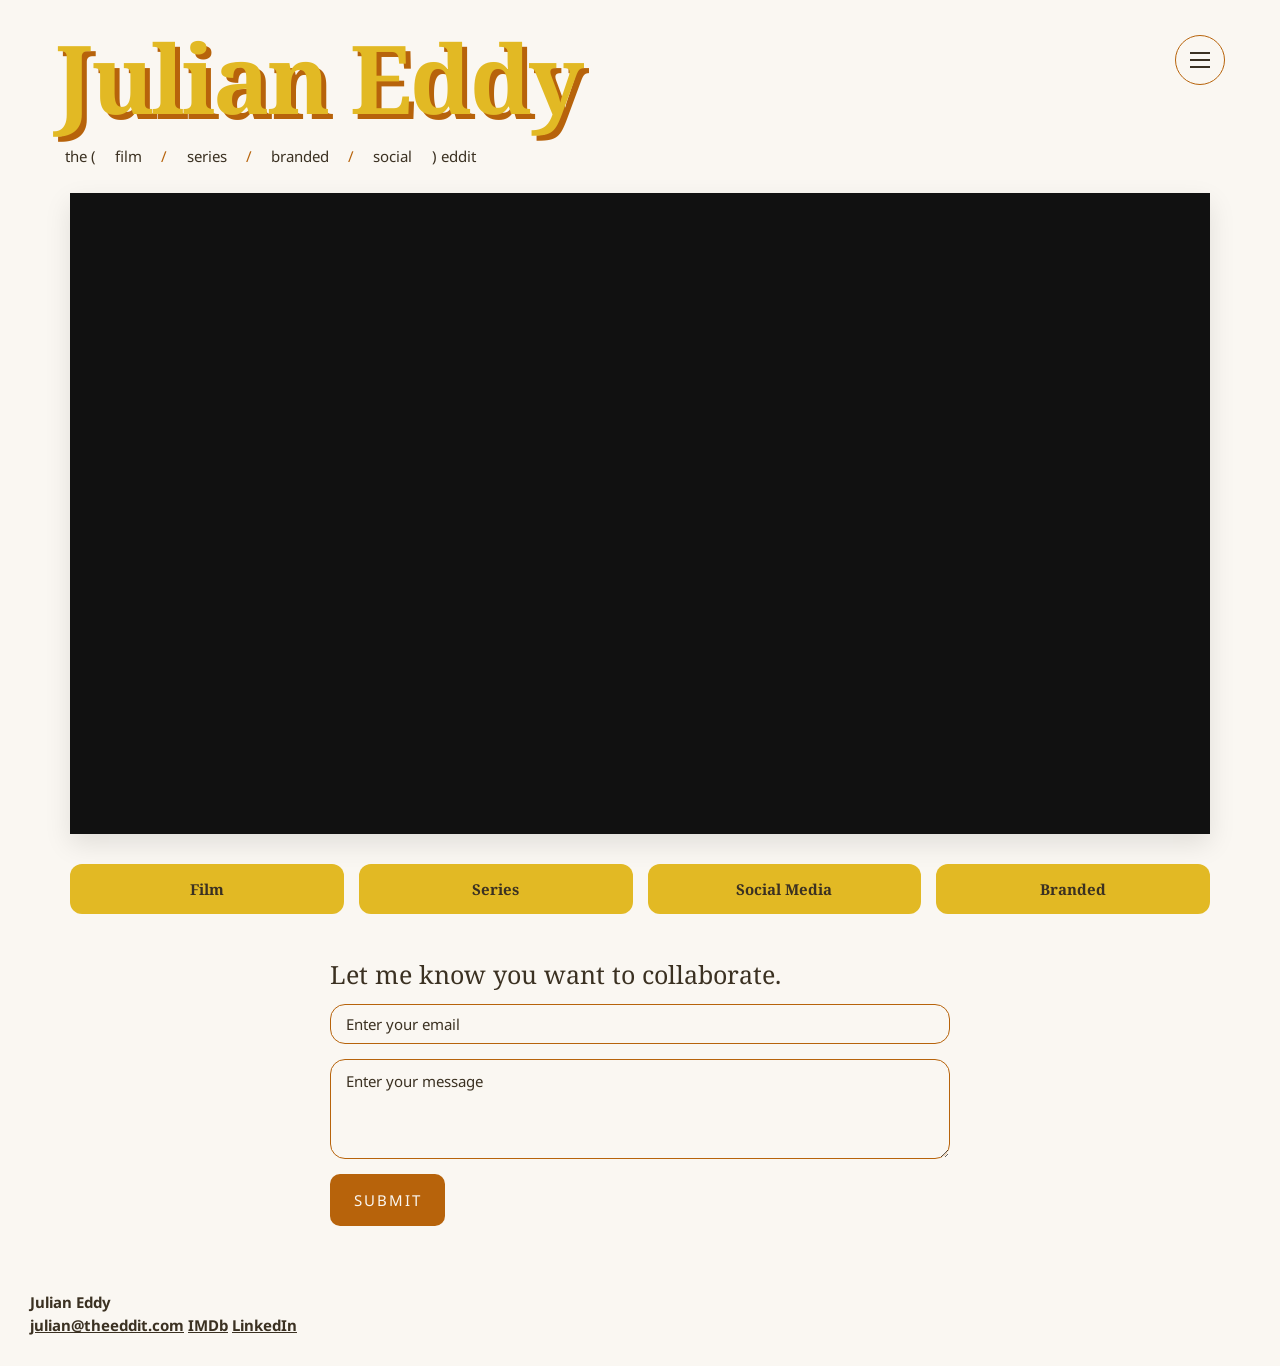
<file: index.html>
<!DOCTYPE html>
<html lang="en">
<head>
	<meta charset="UTF-8">
	<meta name="viewport" content="width=device-width, initial-scale=1.0">
	<title>Julian Eddy - Video Editor</title>
	<link href="https://cdn.jsdelivr.net/npm/bootstrap@5.3.8/dist/css/bootstrap.min.css" rel="stylesheet" integrity="sha384-sRIl4kxILFvY47J16cr9ZwB07vP4J8+LH7qKQnuqkuIAvNWLzeN8tE5YBujZqJLB" crossorigin="anonymous">
	<link rel="stylesheet" href="src/styles.css">
	<link rel="preconnect" href="https://fonts.googleapis.com">
	<link rel="preconnect" href="https://fonts.gstatic.com" crossorigin>
	<link href="https://fonts.googleapis.com/css2?family=Droid+Sans:wght@400;700&family=Droid+Serif:wght@400;700&display=swap" rel="stylesheet">
</head>
<body class="home-page">
	<header class="site-header">
		<a class="site-title" href="index.html">Julian Eddy</a>
		<nav class="site-nav" aria-label="Main navigation">
			<span class="site-nav-frame">the (</span>
			<a href="src/film.html">film</a><span class="site-nav-divider">/</span>
			<a href="src/series.html">series</a><span class="site-nav-divider">/</span>
			<a href="src/branded.html">branded</a><span class="site-nav-divider">/</span>
			<a href="src/social-media.html">social</a>
			<span class="site-nav-frame">) eddit</span>
		</nav>
		<details class="site-menu">
			<summary><span class="site-menu-icon" aria-hidden="true"><span></span><span></span><span></span></span><span class="site-menu-label">Site navigation</span></summary>
			<nav class="site-menu-panel" aria-label="Site navigation">
				<a href="index.html">Home</a>
				<a href="src/about%20me.html">About Me</a>
				<a href="src/contact.html">Contact</a>
			</nav>
		</details>
	</header>
	<main>
		<div class="video-frame">
			<iframe
				src="https://www.youtube-nocookie.com/embed/0anCPGByNEw?si=fk_KdAP8OyRWldl5"
				title="Julian Eddy 2025 showreel"
				allow="accelerometer; autoplay; clipboard-write; encrypted-media; gyroscope; picture-in-picture; web-share"
				referrerpolicy="strict-origin-when-cross-origin"
				allowfullscreen>
			</iframe>
		</div>
		<nav class="home-work-links" aria-label="Browse work by category">
			<a href="src/film.html">Film</a>
			<a href="src/series.html">Series</a>
			<a href="src/social-media.html">Social Media</a>
			<a href="src/branded.html">Branded</a>
		</nav>
		<section class="home-contact" aria-labelledby="home-contact-title">
			<h2 id="home-contact-title">Let me know you want to collaborate.</h2>
			<form id="home-contact-form" action="https://formspree.io/f/maeqlqzg" method="POST">
				<input class="form-honeypot" type="text" name="_gotcha" tabindex="-1" autocomplete="off" aria-hidden="true">
				<input name="email" type="email" placeholder="Enter your email" aria-label="Your email" autocomplete="email" required>
				<textarea name="message" placeholder="Enter your message" aria-label="Your message" required></textarea>
				<button type="submit">SUBMIT</button>
			</form>
			<p class="form-status" data-form-status="home-contact-form" role="status" aria-live="polite" hidden></p>
		</section>
	</main>
	<footer>
		<div>Julian Eddy</div>
		<a href="mailto:julian@theeddit.com">julian@theeddit.com</a>
		<a href="https://www.imdb.com/name/nm12898570/" target="blank" rel="noopener noreferrer">IMDb</a>
		<a href="https://www.linkedin.com/in/julian-eddy/" target="blank" rel="noopener noreferrer">LinkedIn</a>
	</footer>
	<script src="https://cdn.jsdelivr.net/npm/bootstrap@5.3.8/dist/js/bootstrap.bundle.min.js" integrity="sha384-FKyoEForCGlyvwx9Hj09JcYn3nv7wiPVlz7YYwJrWVcXK/BmnVDxM+D2scQbITxI" crossorigin="anonymous"></script>
	<script src="src/form-submit.js" defer></script>
</body>
</html>
</file>
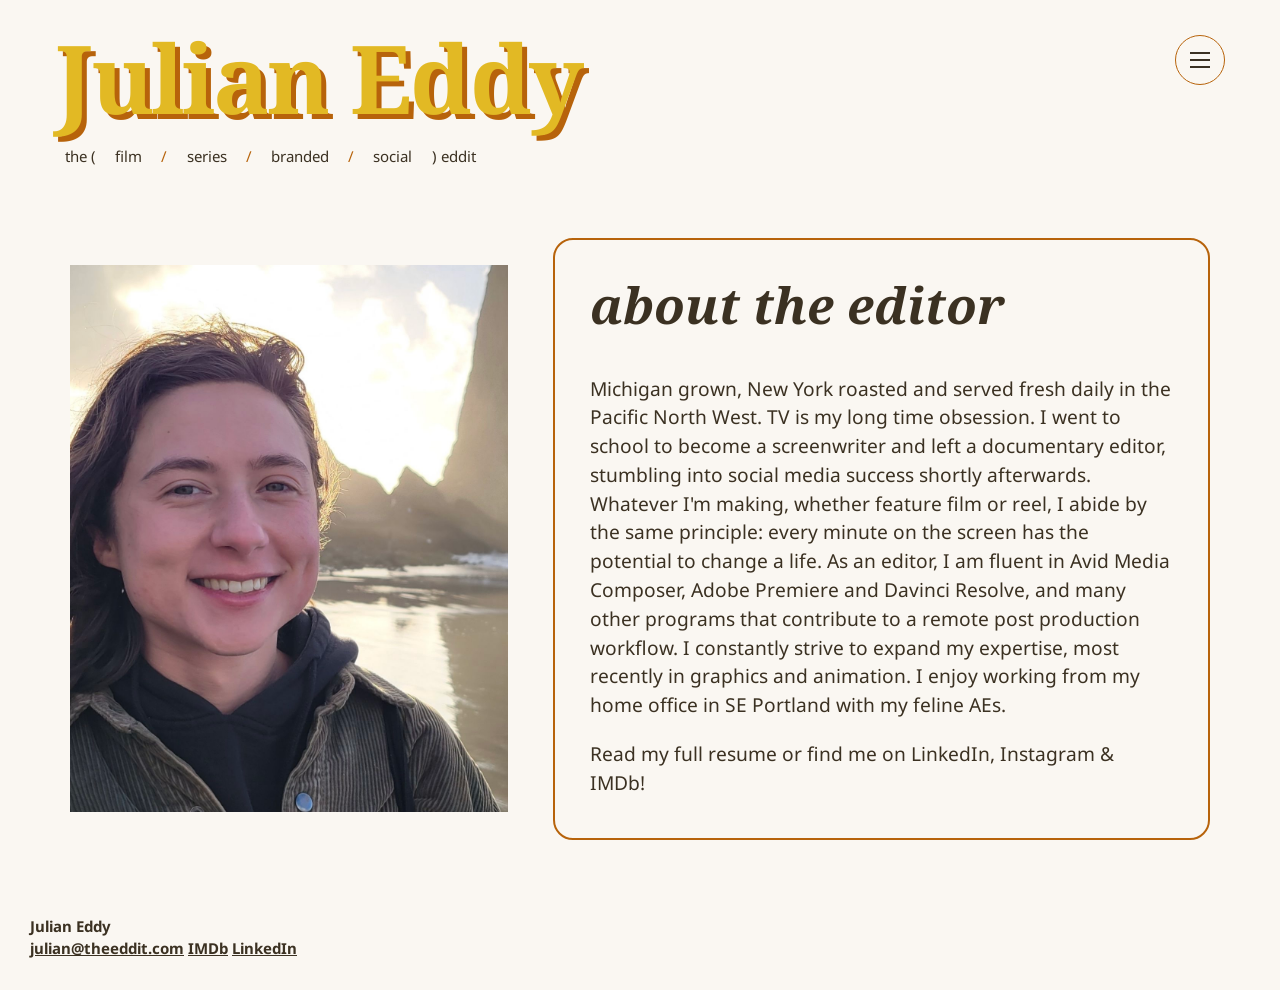
<file: src/about me.html>
<!DOCTYPE html>
<html lang="en">
<head>
	<meta charset="UTF-8">
	<meta name="viewport" content="width=device-width, initial-scale=1.0">
	<title>About Me | Julian Eddy</title>
	<link href="https://cdn.jsdelivr.net/npm/bootstrap@5.3.8/dist/css/bootstrap.min.css" rel="stylesheet" integrity="sha384-sRIl4kxILFvY47J16cr9ZwB07vP4J8+LH7qKQnuqkuIAvNWLzeN8tE5YBujZqJLB" crossorigin="anonymous">
	<link rel="stylesheet" href="styles.css">
	<link rel="preconnect" href="https://fonts.googleapis.com">
	<link rel="preconnect" href="https://fonts.gstatic.com" crossorigin>
	<link href="https://fonts.googleapis.com/css2?family=Droid+Sans:wght@400;700&family=Droid+Serif:wght@400;700&display=swap" rel="stylesheet">
</head>
<body class="about-page">
	<header class="site-header">
		<a class="site-title" href="../index.html">Julian Eddy</a>
		<nav class="site-nav" aria-label="Main navigation">
			<span class="site-nav-frame">the (</span>
			<a href="film.html">film</a><span class="site-nav-divider">/</span>
			<a href="series.html">series</a><span class="site-nav-divider">/</span>
			<a href="branded.html">branded</a><span class="site-nav-divider">/</span>
			<a href="social-media.html">social</a>
			<span class="site-nav-frame">) eddit</span>
		</nav>
		<details class="site-menu">
			<summary><span class="site-menu-icon" aria-hidden="true"><span></span><span></span><span></span></span><span class="site-menu-label">Site navigation</span></summary>
			<nav class="site-menu-panel" aria-label="Site navigation">
				<a href="../index.html">Home</a>
				<a href="about%20me.html">About Me</a>
				<a href="contact.html">Contact</a>
			</nav>
		</details>
	</header>
	<main>
		<section class="about-blurb" aria-labelledby="about-editor-title">
			<div class="about-portrait-stack">
				<img class="about-portrait img-fluid" src="../images/me.jpg" alt="Julian Eddy">
				<img class="about-portrait about-cat img-fluid" src="../images/my%20cat.jpg" alt="Julian's cat">
			</div>
			<div class="about-copy">
				<h1 id="about-editor-title">about the editor</h1>
				<p>Michigan grown, New York roasted and served fresh daily in the Pacific North West. TV is my long time obsession. I went to school to become a screenwriter and left a documentary editor, stumbling into social media success shortly afterwards. Whatever I'm making, whether feature film or reel, I abide by the same principle: every minute on the screen has the potential to change a life. As an editor, I am fluent in Avid Media Composer, Adobe Premiere and Davinci Resolve, and many other programs that contribute to a remote post production workflow. I constantly strive to expand my expertise, most recently in graphics and animation. I enjoy working from my home office in SE Portland with my feline AEs.</p>
				<p>Read my full resume or find me on LinkedIn, Instagram &amp; IMDb!</p>
			</div>
		</section>
	</main>
	<footer>
		<div>Julian Eddy</div>
		<a href="mailto:julian@theeddit.com">julian@theeddit.com</a>
		<a href="https://www.imdb.com/name/nm12898570/" target="blank" rel="noopener noreferrer">IMDb</a>
		<a href="https://www.linkedin.com/in/julian-eddy/" target="blank" rel="noopener noreferrer">LinkedIn</a>
	</footer>
	<script src="https://cdn.jsdelivr.net/npm/bootstrap@5.3.8/dist/js/bootstrap.bundle.min.js" integrity="sha384-FKyoEForCGlyvwx9Hj09JcYn3nv7wiPVlz7YYwJrWVcXK/BmnVDxM+D2scQbITxI" crossorigin="anonymous"></script>
</body>
</html>
</file>
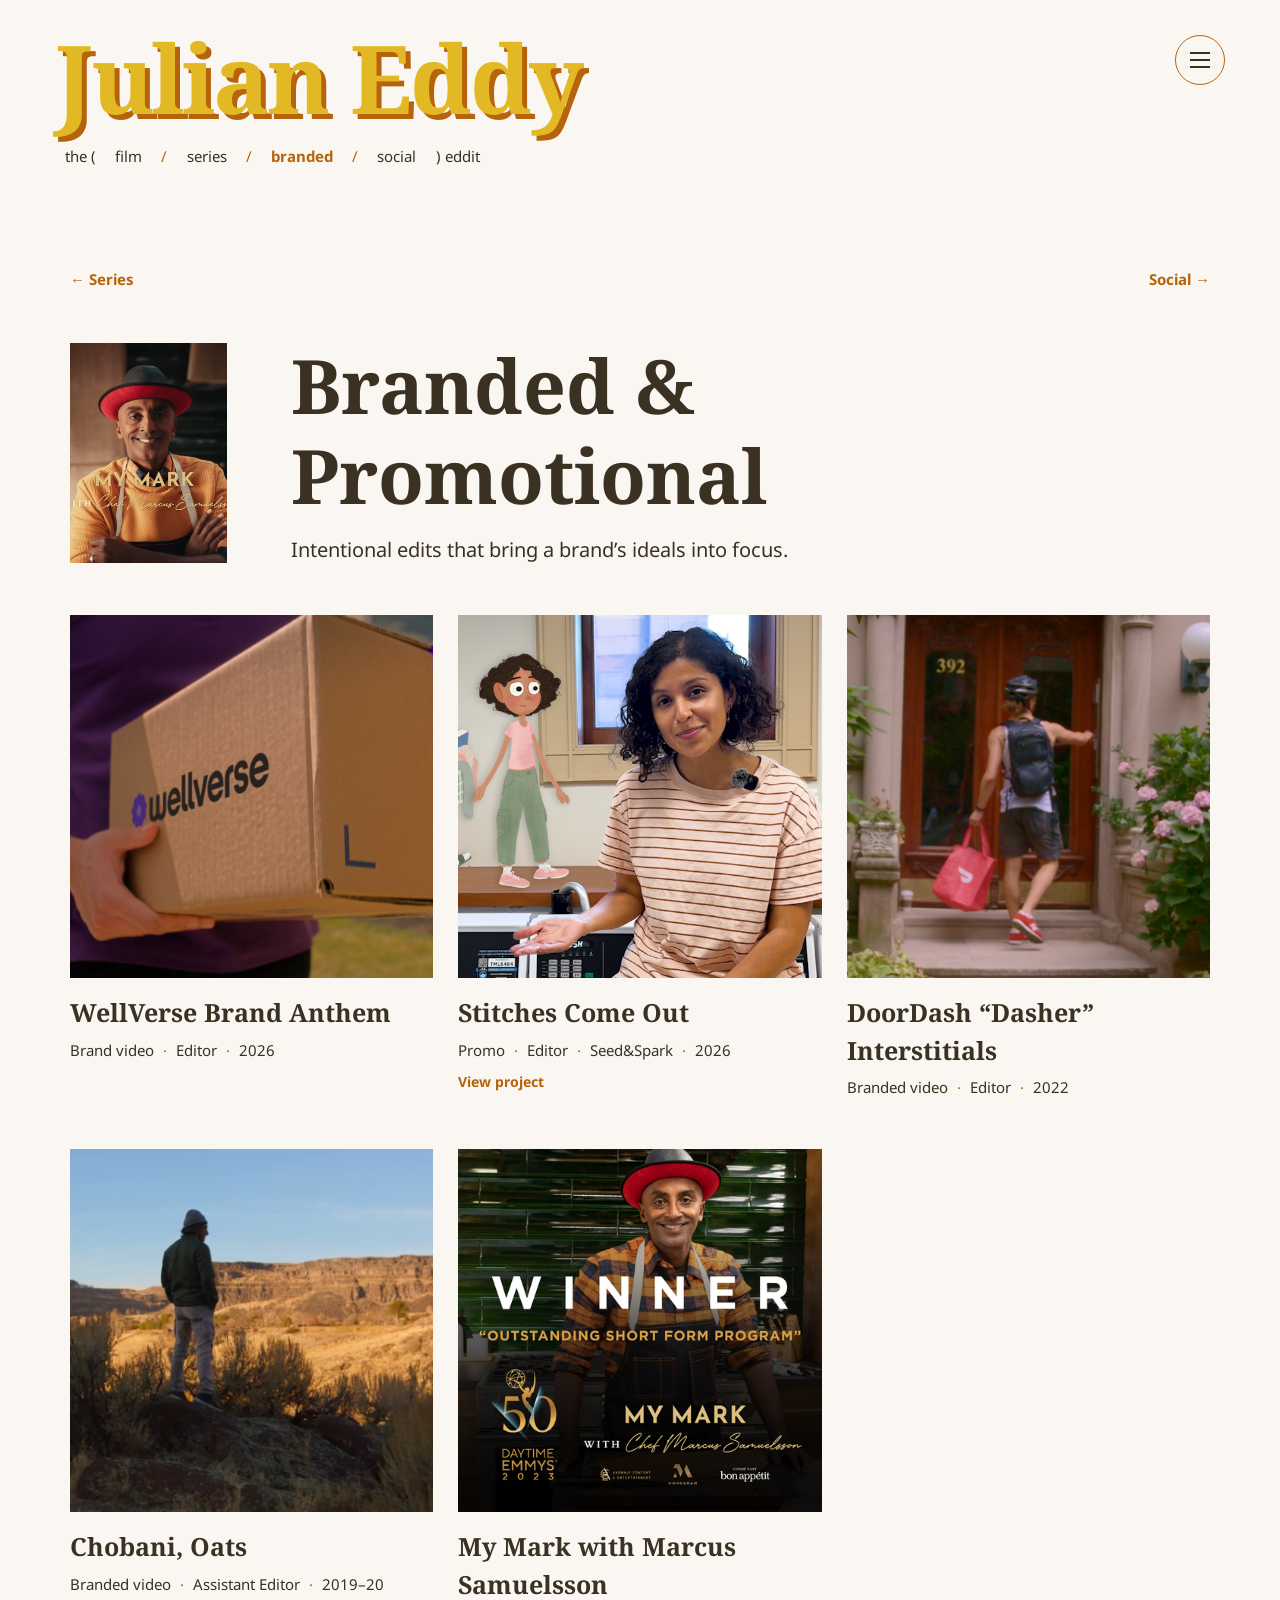
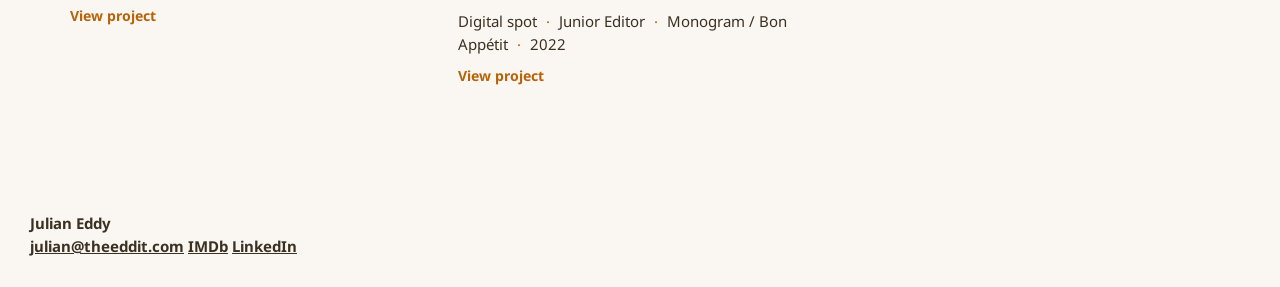
<file: src/branded.html>
<!DOCTYPE html>
<html lang="en">
<head>
	<meta charset="UTF-8">
	<meta name="viewport" content="width=device-width, initial-scale=1.0">
	<meta name="description" content="Selected branded and promotional video editing work by Julian Eddy.">
	<title>Branded & Promotional| Julian Eddy</title>
	<link href="https://cdn.jsdelivr.net/npm/bootstrap@5.3.8/dist/css/bootstrap.min.css" rel="stylesheet" integrity="sha384-sRIl4kxILFvY47J16cr9ZwB07vP4J8+LH7qKQnuqkuIAvNWLzeN8tE5YBujZqJLB" crossorigin="anonymous">
	<link rel="stylesheet" href="styles.css">
	<link rel="preconnect" href="https://fonts.googleapis.com">
	<link rel="preconnect" href="https://fonts.gstatic.com" crossorigin>
	<link href="https://fonts.googleapis.com/css2?family=Droid+Sans:wght@400;700&family=Droid+Serif:wght@400;700&display=swap" rel="stylesheet">
</head>
<body class="work-page work-category-page">
	<header class="site-header">
		<a class="site-title" href="../index.html">Julian Eddy</a>
		<nav class="site-nav" aria-label="Main navigation">
			<span class="site-nav-frame">the (</span>
			<a href="film.html">film</a><span class="site-nav-divider">/</span>
			<a href="series.html">series</a><span class="site-nav-divider">/</span>
			<a href="branded.html" aria-current="page">branded</a><span class="site-nav-divider">/</span>
			<a href="social-media.html">social</a>
			<span class="site-nav-frame">) eddit</span>
		</nav>
		<details class="site-menu">
			<summary><span class="site-menu-icon" aria-hidden="true"><span></span><span></span><span></span></span><span class="site-menu-label">Site navigation</span></summary>
			<nav class="site-menu-panel" aria-label="Site navigation">
				<a href="../index.html">Home</a>
				<a href="about%20me.html">About Me</a>
				<a href="contact.html">Contact</a>
			</nav>
		</details>
	</header>
	<main class="work-category-main">
		<nav class="category-pagination" aria-label="Work categories">
			<a href="series.html" aria-label="Previous category: Series">&larr; Series</a>
			<a href="social-media.html" aria-label="Next category: Social Media">Social &rarr;</a>
		</nav>
		<header class="category-heading">
			<div class="category-heading-copy">
				<h1>Branded & Promotional</h1>
				<p>Intentional edits that bring a brand’s ideals into focus.</p>
			</div>
			<img class="category-poster" src="../images/branded poster.png" alt="Branded category poster">
		</header>
		<section class="project-grid" aria-label="Branded projects">
			<article class="project-card">
				<img class="project-image" src="../images/wellverse-brand-anthem.png" alt="WellVerse Brand Anthem">
				<h2>WellVerse Brand Anthem</h2>
				<p>Brand video <span>·</span> Editor <span>·</span> 2026</p>
			</article>
			<article class="project-card">
				<a class="project-card-link" href="https://seedandspark.com/fund/stitches-come-out" target="_blank" rel="noopener noreferrer">
					<img class="project-image" src="../images/stiches-come-out.png" alt="Stitches Come Out">
					<h2>Stitches Come Out</h2>
					<p>Promo <span>·</span> Editor <span>·</span> Seed&amp;Spark <span>·</span> 2026</p>
					<span class="project-link-label">View project</span>
				</a>
			</article>
			<article class="project-card">
				<img class="project-image" src="../images/door-dash.png" alt="DoorDash Dasher Interstitials">
				<h2>DoorDash “Dasher” Interstitials</h2>
				<p>Branded video <span>·</span> Editor <span>·</span> 2022</p>
			</article>
			<article class="project-card">
				<a class="project-card-link" href="https://www.youtube.com/watch?v=mRbkEAQugDU" target="_blank" rel="noopener noreferrer">
					<img class="project-image" src="../images/chobani.png" alt="Chobani Oats">
					<h2>Chobani, Oats</h2>
					<p>Branded video <span>·</span> Assistant Editor <span>·</span> 2019–20</p>
					<span class="project-link-label">View project</span>
				</a>
			</article>
			<article class="project-card">
				<a class="project-card-link" href="https://www.youtube.com/watch?v=Efau25jrI1E" target="_blank" rel="noopener noreferrer">
					<img class="project-image" src="../images/my-mark.jpg" alt="My Mark with Marcus Samuelsson">
					<h2>My Mark with Marcus Samuelsson</h2>
					<p>Digital spot <span>·</span> Junior Editor <span>·</span> Monogram / Bon Appétit <span>·</span> 2022</p>
					<span class="project-link-label">View project</span>
				</a>
			</article>
		</section>
	</main>
	<footer>
		<div>Julian Eddy</div>
		<a href="mailto:julian@theeddit.com">julian@theeddit.com</a>
		<a href="https://www.imdb.com/name/nm12898570/" target="blank" rel="noopener noreferrer">IMDb</a>
		<a href="https://www.linkedin.com/in/julian-eddy/" target="blank" rel="noopener noreferrer">LinkedIn</a>
	</footer>
	<script src="https://cdn.jsdelivr.net/npm/bootstrap@5.3.8/dist/js/bootstrap.bundle.min.js" integrity="sha384-FKyoEForCGlyvwx9Hj09JcYn3nv7wiPVlz7YYwJrWVcXK/BmnVDxM+D2scQbITxI" crossorigin="anonymous"></script>
</body>
</html>
</file>
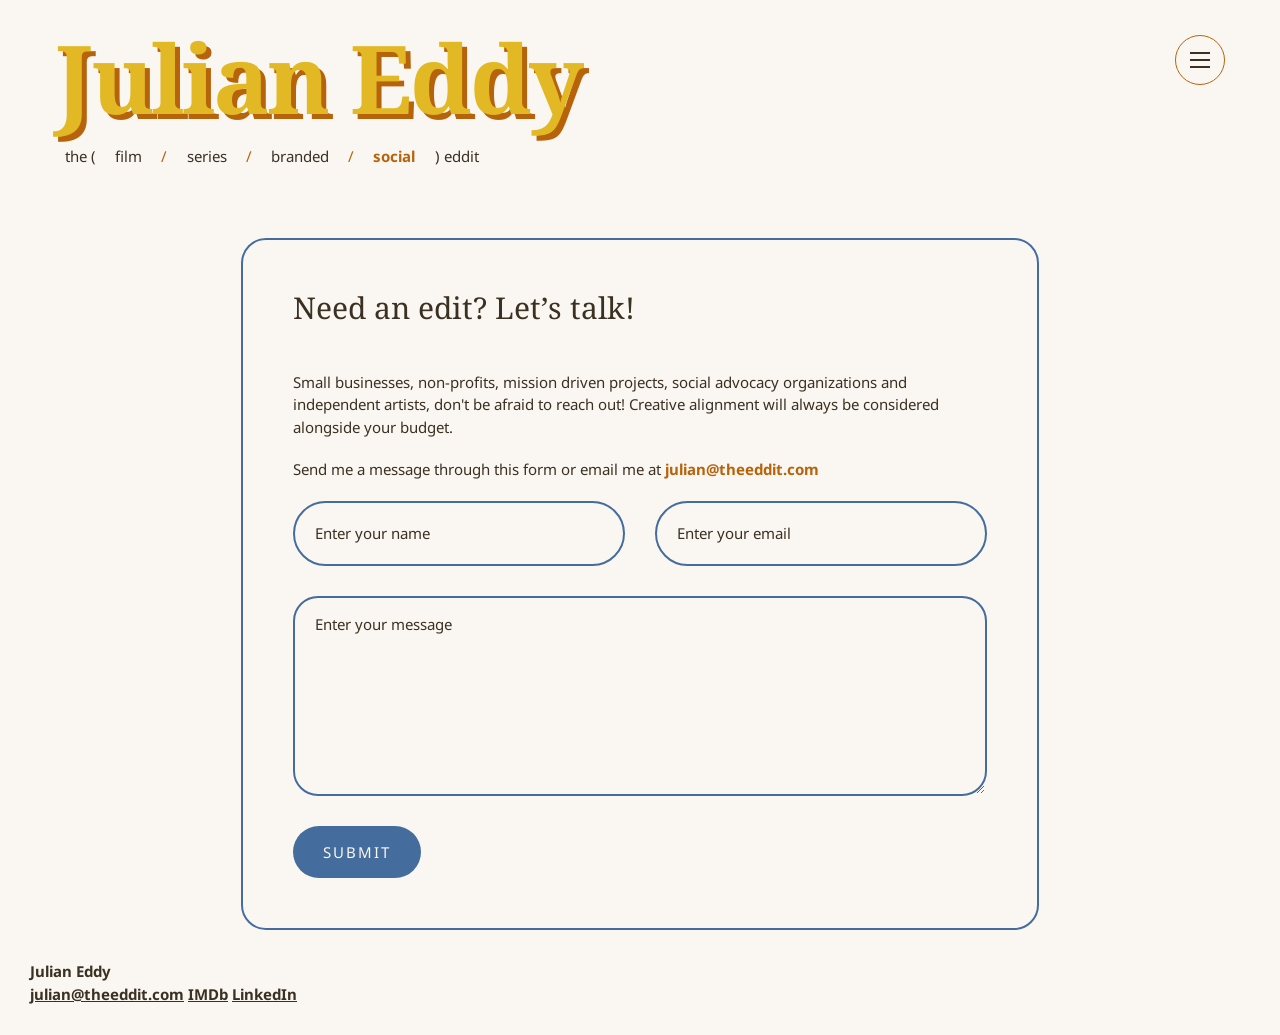
<file: src/contact.html>
<!DOCTYPE html>
<html lang="en">
<head>
	<meta charset="UTF-8">
	<meta name="viewport" content="width=device-width, initial-scale=1.0">
	<title>Contact</title>
	<link href="https://cdn.jsdelivr.net/npm/bootstrap@5.3.8/dist/css/bootstrap.min.css" rel="stylesheet" integrity="sha384-sRIl4kxILFvY47J16cr9ZwB07vP4J8+LH7qKQnuqkuIAvNWLzeN8tE5YBujZqJLB" crossorigin="anonymous">
	<link rel="stylesheet" href="styles.css">
	<link rel="preconnect" href="https://fonts.googleapis.com">
	<link rel="preconnect" href="https://fonts.gstatic.com" crossorigin>
	<link href="https://fonts.googleapis.com/css2?family=Droid+Sans:wght@400;700&family=Droid+Serif:wght@400;700&display=swap" rel="stylesheet">
</head>
<body class="contact-page">
	<header class="site-header">
		<a class="site-title" href="../index.html">Julian Eddy</a>
		<nav class="site-nav" aria-label="Main navigation">
			<span class="site-nav-frame">the (</span>
			<a href="film.html">film</a><span class="site-nav-divider">/</span>
			<a href="series.html">series</a><span class="site-nav-divider">/</span>
			<a href="branded.html">branded</a><span class="site-nav-divider">/</span>
			<a href="contact.html" aria-current="page">social</a>
			<span class="site-nav-frame">) eddit</span>
		</nav>
		<details class="site-menu">
			<summary><span class="site-menu-icon" aria-hidden="true"><span></span><span></span><span></span></span><span class="site-menu-label">Site navigation</span></summary>
			<nav class="site-menu-panel" aria-label="Site navigation">
				<a href="../index.html">Home</a>
				<a href="about%20me.html">About Me</a>
				<a href="contact.html">Contact</a>
			</nav>
		</details>
	</header>
	<main>
		<h1>Need an edit? Let’s talk!</h1>
		<p>Small businesses, non-profits, mission driven projects, social advocacy organizations and independent artists, don't be afraid to reach out! Creative alignment will always be considered alongside your budget.</p>
		<p class="email-intro">Send me a message through this form or email me at <a href="mailto:julian@theeddit.com">julian@theeddit.com</a></p>
		<form id="contact-form" action="https://formspree.io/f/maeqlqzg" method="POST">
			<input class="form-honeypot" type="text" name="_gotcha" tabindex="-1" autocomplete="off" aria-hidden="true">
			<input name="name" type="text" placeholder="Enter your name" aria-label="Your name" autocomplete="name" required>
			<input name="email" type="email" placeholder="Enter your email" aria-label="Your email" autocomplete="email" required>
			<textarea name="message" placeholder="Enter your message" aria-label="Your message" required></textarea>
			<button type="submit">SUBMIT</button>
		</form>
		<p class="form-status" data-form-status="contact-form" role="status" aria-live="polite" hidden></p>
	</main>
	<footer>
		<div>Julian Eddy</div>
		<a href="mailto:julian@theeddit.com">julian@theeddit.com</a>
		<a href="https://www.imdb.com/name/nm12898570/" target="blank" rel="noopener noreferrer">IMDb</a>
		<a href="https://www.linkedin.com/in/julian-eddy/" target="blank" rel="noopener noreferrer">LinkedIn</a>
	</footer>
	<script src="https://cdn.jsdelivr.net/npm/bootstrap@5.3.8/dist/js/bootstrap.bundle.min.js" integrity="sha384-FKyoEForCGlyvwx9Hj09JcYn3nv7wiPVlz7YYwJrWVcXK/BmnVDxM+D2scQbITxI" crossorigin="anonymous"></script>
	<script src="form-submit.js" defer></script>
</body>
</html>
</file>
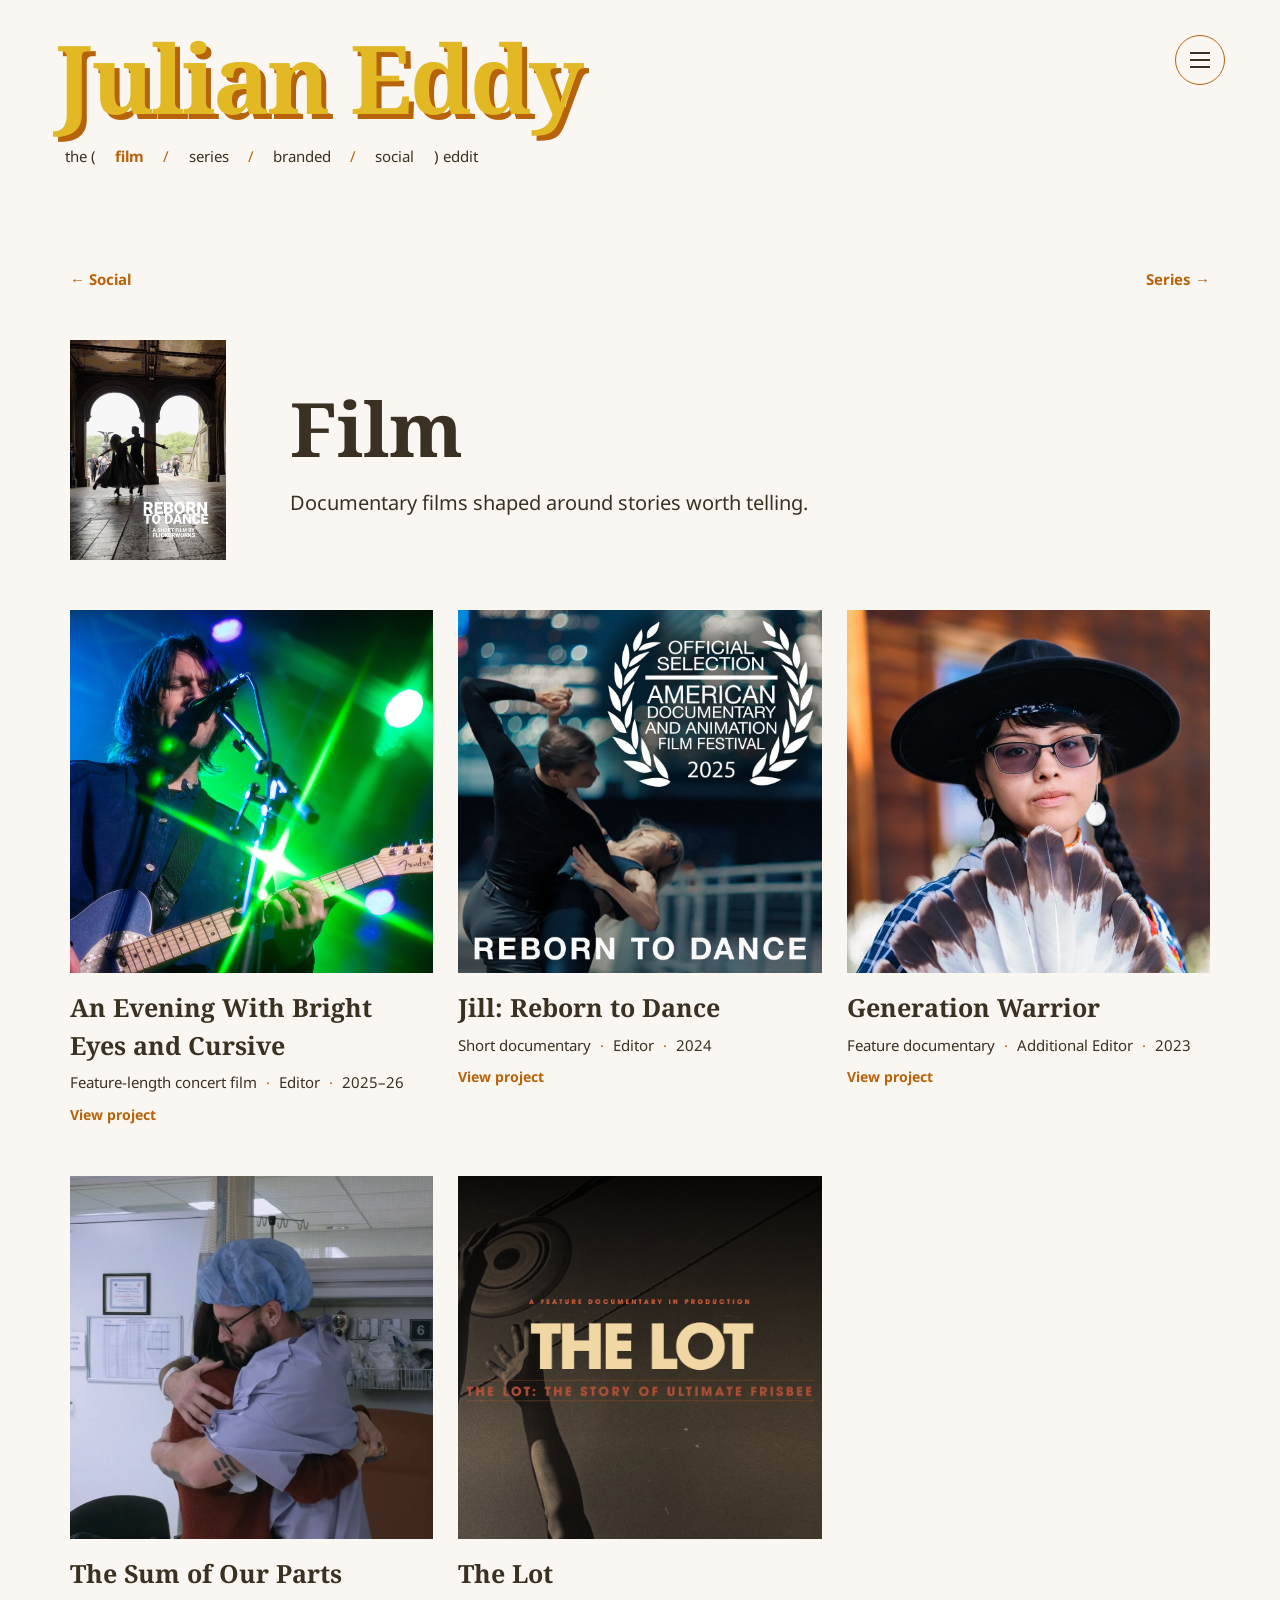
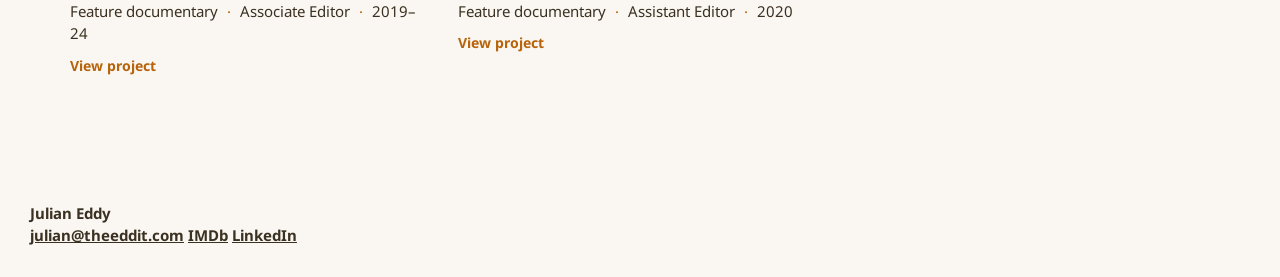
<file: src/film.html>
<!DOCTYPE html>
<html lang="en">
<head>
	<meta charset="UTF-8">
	<meta name="viewport" content="width=device-width, initial-scale=1.0">
	<meta name="description" content="Selected documentary and feature film editing work by Julian Eddy.">
	<title>Film | Julian Eddy</title>
	<link href="https://cdn.jsdelivr.net/npm/bootstrap@5.3.8/dist/css/bootstrap.min.css" rel="stylesheet" integrity="sha384-sRIl4kxILFvY47J16cr9ZwB07vP4J8+LH7qKQnuqkuIAvNWLzeN8tE5YBujZqJLB" crossorigin="anonymous">
	<link rel="stylesheet" href="styles.css">
	<link rel="preconnect" href="https://fonts.googleapis.com">
	<link rel="preconnect" href="https://fonts.gstatic.com" crossorigin>
	<link href="https://fonts.googleapis.com/css2?family=Droid+Sans:wght@400;700&family=Droid+Serif:wght@400;700&display=swap" rel="stylesheet">
</head>
<body class="work-page work-category-page">
	<header class="site-header">
		<a class="site-title" href="../index.html">Julian Eddy</a>
		<nav class="site-nav" aria-label="Main navigation">
			<span class="site-nav-frame">the (</span>
			<a href="film.html" aria-current="page">film</a><span class="site-nav-divider">/</span>
			<a href="series.html">series</a><span class="site-nav-divider">/</span>
			<a href="branded.html">branded</a><span class="site-nav-divider">/</span>
			<a href="social-media.html">social</a>
			<span class="site-nav-frame">) eddit</span>
		</nav>
		<details class="site-menu">
			<summary><span class="site-menu-icon" aria-hidden="true"><span></span><span></span><span></span></span><span class="site-menu-label">Site navigation</span></summary>
			<nav class="site-menu-panel" aria-label="Site navigation">
				<a href="../index.html">Home</a>
				<a href="about%20me.html">About Me</a>
				<a href="contact.html">Contact</a>
			</nav>
		</details>
	</header>
	<main class="work-category-main">
		<nav class="category-pagination" aria-label="Work categories">
			<a href="social-media.html" aria-label="Previous category: Social Media">&larr; Social</a>
			<a href="series.html" aria-label="Next category: Series">Series &rarr;</a>
		</nav>
		<header class="category-heading">
			<div class="category-heading-copy">
				<h1>Film</h1>
				<p>Documentary films shaped around stories worth telling.</p>
			</div>
			<img class="category-poster" src="../images/film poster.jpg" alt="Film category poster">
		</header>
		<section class="project-grid" aria-label="Film projects">
			<article class="project-card">
				<a class="project-card-link" href="https://veeps.com/brighteyes/7dbbfe25-322c-4f89-8605-a9bab670d226" target="blank" rel="noopener noreferrer">
					<img class="project-image" src="../images/an evening with bright eyes and cursive.png" alt="An Evening With Bright Eyes and Cursive">
					<h2>An Evening With Bright Eyes and Cursive</h2>
					<p>Feature-length concert film <span>·</span> Editor <span>·</span> 2025–26</p>
					<span class="project-link-label">View project</span>
				</a>
			</article>
			<article class="project-card">
				<a class="project-card-link" href="https://youtu.be/d6Hqsba2-qI?si=Oze3qE6xkOVJswg5" target="blank" rel="noopener noreferrer">
					<img class="project-image" src="../images/jill reborn to dance.jpg" alt="Jill: Reborn to Dance">
					<h2>Jill: Reborn to Dance</h2>
					<p>Short documentary <span>·</span> Editor <span>·</span> 2024</p>
					<span class="project-link-label">View project</span>
				</a>
			</article>
			<article class="project-card">
				<a class="project-card-link" href="https://www.pbs.org/video/generation-warrior-zme7tz/" target="blank" rel="noopener noreferrer">
					<img class="project-image" src="../images/generation-warrior.jpg" alt="Generation Warrior">
					<h2>Generation Warrior</h2>
					<p>Feature documentary <span>·</span> Additional Editor <span>·</span> 2023</p>
					<span class="project-link-label">View project</span>
				</a>
			</article>
			<article class="project-card">
				<a class="project-card-link" href="https://www.sumofourpartsdoc.com/" target="blank" rel="noopener noreferrer">
					<img class="project-image" src="../images/the-sum-of-our-parts.png" alt="The Sum of Our Parts">
					<h2>The Sum of Our Parts</h2>
					<p>Feature documentary <span>·</span> Associate Editor <span>·</span> 2019–24</p>
					<span class="project-link-label">View project</span>
				</a>
			</article>
			<article class="project-card">
				<a class="project-card-link" href="https://welcometothelot.com/" target="blank" rel="noopener noreferrer">
					<img class="project-image" src="../images/the-lot.png" alt="The Lot">
					<h2>The Lot</h2>
					<p>Feature documentary <span>·</span> Assistant Editor <span>·</span> 2020</p>
					<span class="project-link-label">View project</span>
				</a>
			</article>
		</section>
	</main>
	<footer>
		<div>Julian Eddy</div>
		<a href="mailto:julian@theeddit.com">julian@theeddit.com</a>
		<a href="https://www.imdb.com/name/nm12898570/" target="blank" rel="noopener noreferrer">IMDb</a>
		<a href="https://www.linkedin.com/in/julian-eddy/" target="blank" rel="noopener noreferrer">LinkedIn</a>
	</footer>
	<script src="https://cdn.jsdelivr.net/npm/bootstrap@5.3.8/dist/js/bootstrap.bundle.min.js" integrity="sha384-FKyoEForCGlyvwx9Hj09JcYn3nv7wiPVlz7YYwJrWVcXK/BmnVDxM+D2scQbITxI" crossorigin="anonymous"></script>
</body>
</html>
</file>
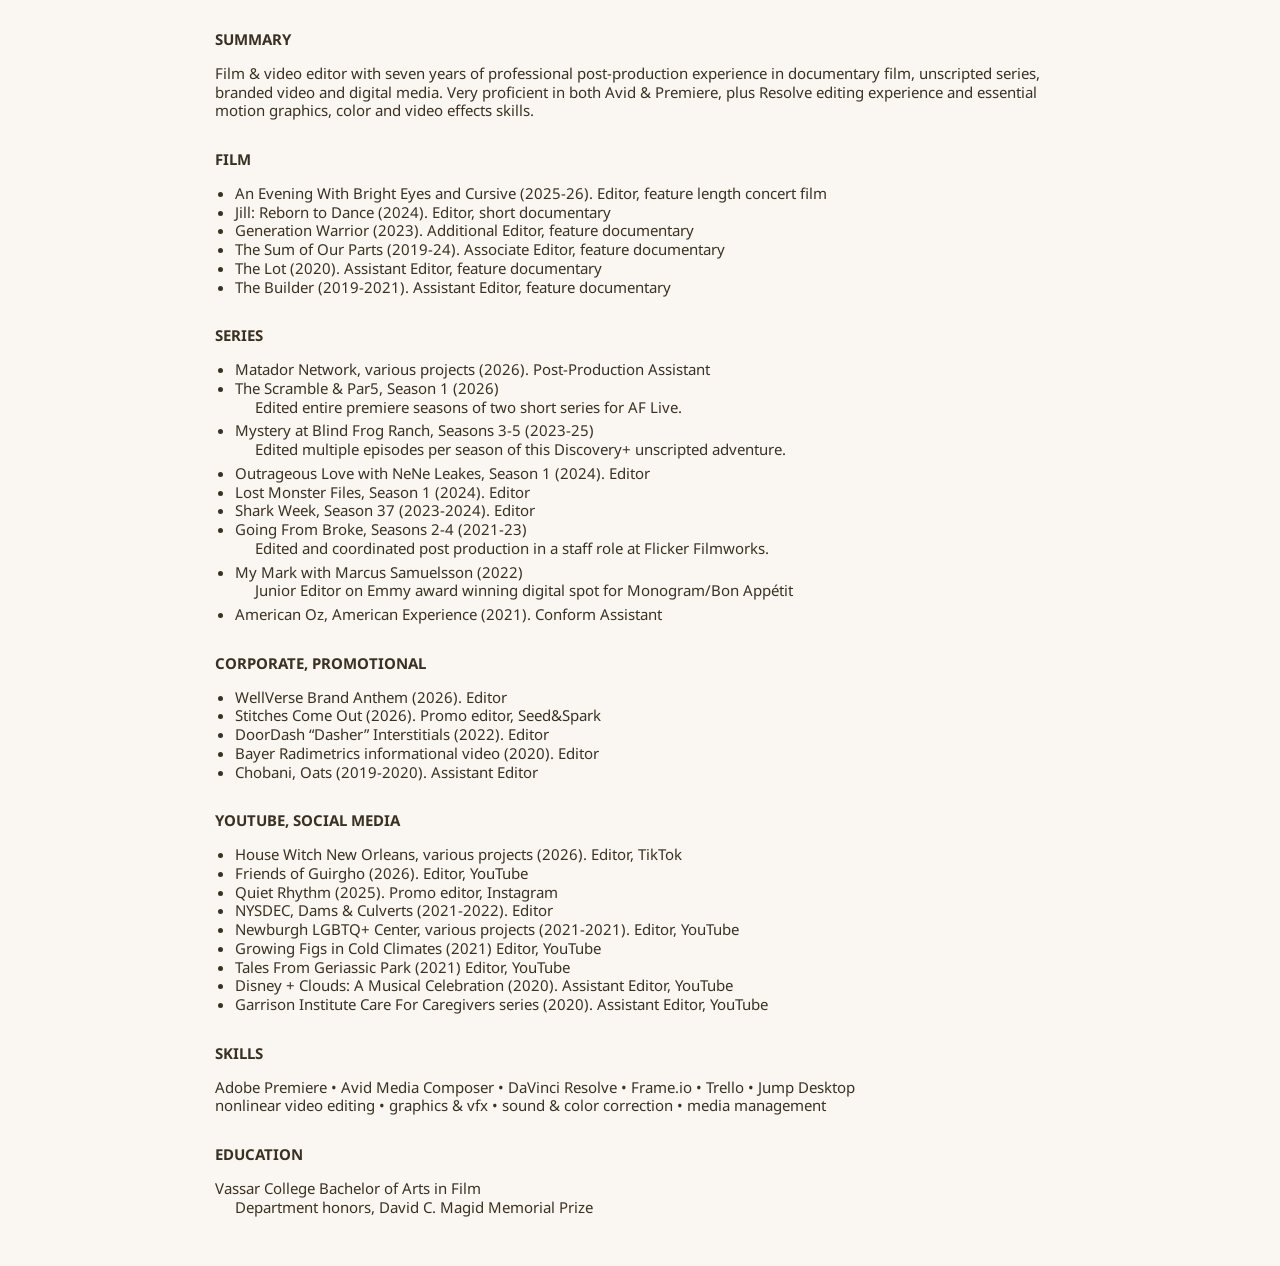
<file: src/resume.html>
<!DOCTYPE html>
<html lang="en">
<head>
	<meta charset="UTF-8">
	<meta name="viewport" content="width=device-width, initial-scale=1">
	<title>Resume | Julian Eddy</title>
	<link href="https://cdn.jsdelivr.net/npm/bootstrap@5.3.8/dist/css/bootstrap.min.css" rel="stylesheet" integrity="sha384-sRIl4kxILFvY47J16cr9ZwB07vP4J8+LH7qKQnuqkuIAvNWLzeN8tE5YBujZqJLB" crossorigin="anonymous">
	<link rel="stylesheet" href="styles.css">
	<link rel="preconnect" href="https://fonts.googleapis.com">
	<link rel="preconnect" href="https://fonts.gstatic.com" crossorigin>
	<link href="https://fonts.googleapis.com/css2?family=Droid+Sans:wght@400;700&family=Droid+Serif:wght@400;700&display=swap" rel="stylesheet">
</head>
<body class="resume-page">
	<main class="resume-content">
		<section aria-labelledby="summary-title">
			<h1 id="summary-title">Summary</h1>
			<p>Film &amp; video editor with seven years of professional post-production experience in documentary film, unscripted series, branded video and digital media. Very proficient in both Avid &amp; Premiere, plus Resolve editing experience and essential motion graphics, color and video effects skills.</p>
		</section>

		<section aria-labelledby="film-title">
			<h2 id="film-title">Film</h2>
			<ul class="resume-entries">
				<li>An Evening With Bright Eyes and Cursive (2025-26). Editor, feature length concert film</li>
				<li>Jill: Reborn to Dance (2024). Editor, short documentary</li>
				<li>Generation Warrior (2023). Additional Editor, feature documentary</li>
				<li>The Sum of Our Parts (2019-24). Associate Editor, feature documentary</li>
				<li>The Lot (2020). Assistant Editor, feature documentary</li>
				<li>The Builder (2019-2021). Assistant Editor, feature documentary</li>
			</ul>
		</section>

		<section aria-labelledby="series-title">
			<h2 id="series-title">Series</h2>
			<ul class="resume-entries">
				<li>Matador Network, various projects (2026). Post-Production Assistant</li>
				<li>
					The Scramble &amp; Par5, Season 1 (2026)
					<p class="resume-detail">Edited entire premiere seasons of two short series for AF Live.</p>
				</li>
				<li>
					Mystery at Blind Frog Ranch, Seasons 3-5 (2023-25)
					<p class="resume-detail">Edited multiple episodes per season of this Discovery+ unscripted adventure.</p>
				</li>
				<li>Outrageous Love with NeNe Leakes, Season 1 (2024). Editor</li>
				<li>Lost Monster Files, Season 1 (2024). Editor</li>
				<li>Shark Week, Season 37 (2023-2024). Editor</li>
				<li>
					Going From Broke, Seasons 2-4 (2021-23)
					<p class="resume-detail">Edited and coordinated post production in a staff role at Flicker Filmworks.</p>
				</li>
				<li>
					My Mark with Marcus Samuelsson (2022)
					<p class="resume-detail">Junior Editor on Emmy award winning digital spot for Monogram/Bon Appétit</p>
				</li>
				<li>American Oz, American Experience (2021). Conform Assistant</li>
			</ul>
		</section>

		<section aria-labelledby="corporate-title">
			<h2 id="corporate-title">Corporate, Promotional</h2>
			<ul class="resume-entries">
				<li>WellVerse Brand Anthem (2026). Editor</li>
				<li>Stitches Come Out (2026). Promo editor, Seed&amp;Spark</li>
				<li>DoorDash “Dasher” Interstitials (2022). Editor</li>
				<li>Bayer Radimetrics informational video (2020). Editor</li>
				<li>Chobani, Oats (2019-2020). Assistant Editor</li>
			</ul>
		</section>

		<section aria-labelledby="social-title">
			<h2 id="social-title">YouTube, Social Media</h2>
			<ul class="resume-entries">
				<li>House Witch New Orleans, various projects (2026). Editor, TikTok</li>
				<li>Friends of Guirgho (2026). Editor, YouTube</li>
				<li>Quiet Rhythm (2025). Promo editor, Instagram</li>
				<li>NYSDEC, Dams &amp; Culverts (2021-2022). Editor</li>
				<li>Newburgh LGBTQ+ Center, various projects (2021-2021). Editor, YouTube</li>
				<li>Growing Figs in Cold Climates (2021) Editor, YouTube</li>
				<li>Tales From Geriassic Park (2021) Editor, YouTube</li>
				<li>Disney + Clouds: A Musical Celebration (2020). Assistant Editor, YouTube</li>
				<li>Garrison Institute Care For Caregivers series (2020). Assistant Editor, YouTube</li>
			</ul>
		</section>

		<section aria-labelledby="skills-title">
			<h2 id="skills-title">Skills</h2>
			<p>Adobe Premiere • Avid Media Composer • DaVinci Resolve • Frame.io • Trello • Jump Desktop<br>
			nonlinear video editing • graphics &amp; vfx • sound &amp; color correction • media management</p>
		</section>

		<section aria-labelledby="education-title">
			<h2 id="education-title">Education</h2>
			<p>Vassar College Bachelor of Arts in Film</p>
			<p class="resume-detail">Department honors, David C. Magid Memorial Prize</p>
		</section>
	</main>
	<script src="https://cdn.jsdelivr.net/npm/bootstrap@5.3.8/dist/js/bootstrap.bundle.min.js" integrity="sha384-FKyoEForCGlyvwx9Hj09JcYn3nv7wiPVlz7YYwJrWVcXK/BmnVDxM+D2scQbITxI" crossorigin="anonymous"></script>
</body>
</html>
</file>
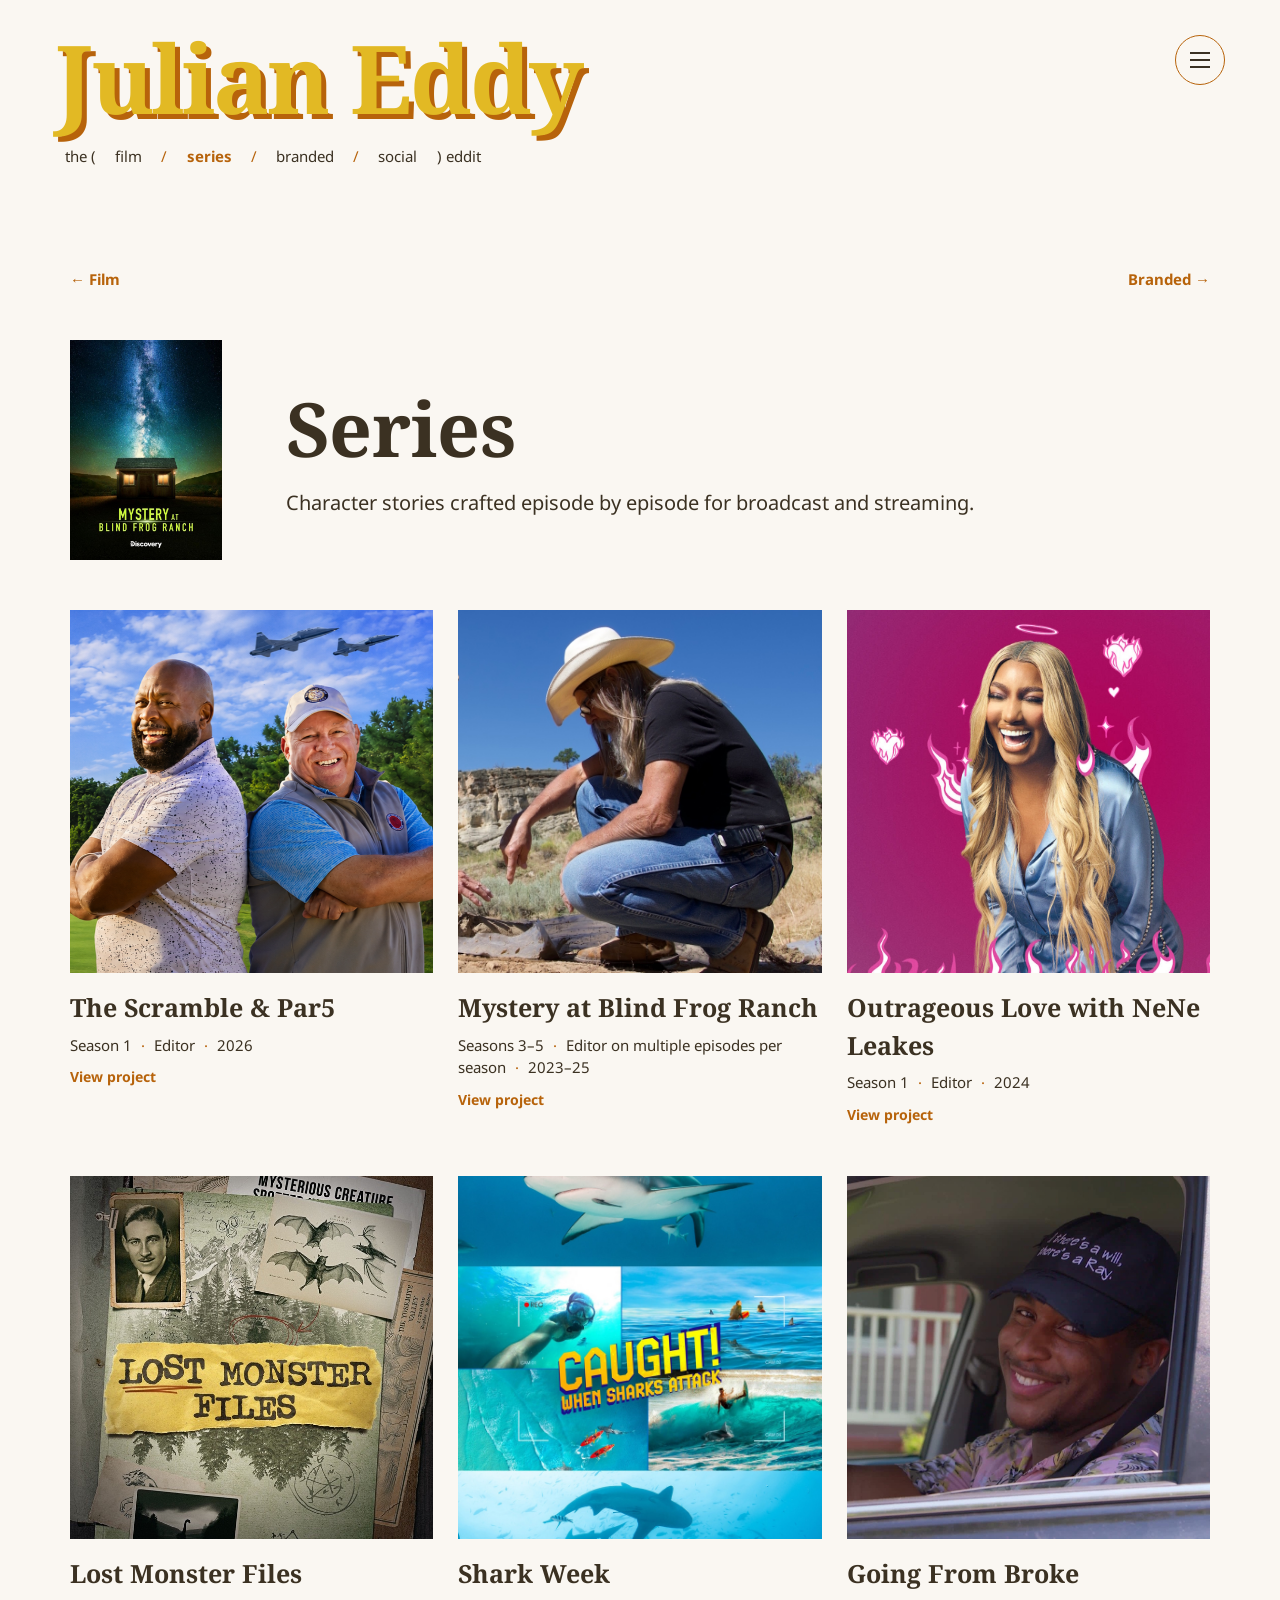
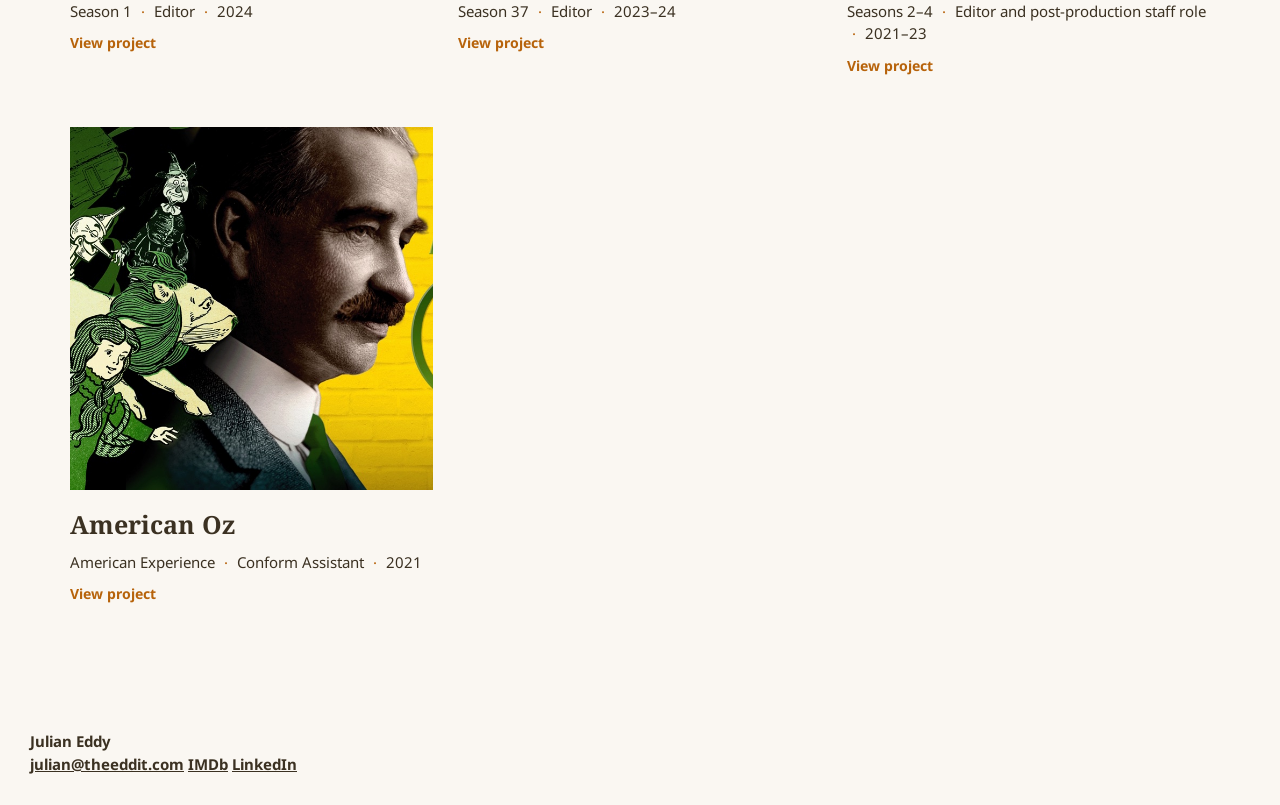
<file: src/series.html>
<!DOCTYPE html>
<html lang="en">
<head>
	<meta charset="UTF-8">
	<meta name="viewport" content="width=device-width, initial-scale=1.0">
	<meta name="description" content="Selected unscripted and episodic series editing work by Julian Eddy.">
	<title>Series | Julian Eddy</title>
	<link href="https://cdn.jsdelivr.net/npm/bootstrap@5.3.8/dist/css/bootstrap.min.css" rel="stylesheet" integrity="sha384-sRIl4kxILFvY47J16cr9ZwB07vP4J8+LH7qKQnuqkuIAvNWLzeN8tE5YBujZqJLB" crossorigin="anonymous">
	<link rel="stylesheet" href="styles.css">
	<link rel="preconnect" href="https://fonts.googleapis.com">
	<link rel="preconnect" href="https://fonts.gstatic.com" crossorigin>
	<link href="https://fonts.googleapis.com/css2?family=Droid+Sans:wght@400;700&family=Droid+Serif:wght@400;700&display=swap" rel="stylesheet">
</head>
<body class="work-page work-category-page">
	<header class="site-header">
		<a class="site-title" href="../index.html">Julian Eddy</a>
		<nav class="site-nav" aria-label="Main navigation">
			<span class="site-nav-frame">the (</span>
			<a href="film.html">film</a><span class="site-nav-divider">/</span>
			<a href="series.html" aria-current="page">series</a><span class="site-nav-divider">/</span>
			<a href="branded.html">branded</a><span class="site-nav-divider">/</span>
			<a href="social-media.html">social</a>
			<span class="site-nav-frame">) eddit</span>
		</nav>
		<details class="site-menu">
			<summary><span class="site-menu-icon" aria-hidden="true"><span></span><span></span><span></span></span><span class="site-menu-label">Site navigation</span></summary>
			<nav class="site-menu-panel" aria-label="Site navigation">
				<a href="../index.html">Home</a>
				<a href="about%20me.html">About Me</a>
				<a href="contact.html">Contact</a>
			</nav>
		</details>
	</header>
	<main class="work-category-main">
		<nav class="category-pagination" aria-label="Work categories">
			<a href="film.html" aria-label="Previous category: Film">&larr; Film</a>
			<a href="branded.html" aria-label="Next category: Branded">Branded &rarr;</a>
		</nav>
		<header class="category-heading">
			<div class="category-heading-copy">
				<h1>Series</h1>
				<p>Character stories crafted episode by episode for broadcast and streaming.</p>
			</div>
			<img class="category-poster" src="../images/series poster.jpg" alt="Series category poster">
		</header>
		<section class="project-grid" aria-label="Series projects">
			<article class="project-card">
				<a class="project-card-link" href="https://www.youtube.com/watch?v=H4KR2xKYJ8w&list=PLLtnrutmn_eY" target="_blank" rel="noopener noreferrer">
					<img class="project-image" src="../images/scramble-and-par5.png" alt="The Scramble &amp; Par5">
					<h2>The Scramble &amp; Par5</h2>
					<p>Season 1 <span>·</span> Editor <span>·</span> 2026</p>
					<span class="project-link-label">View project</span>
				</a>
			</article>
			<article class="project-card">
				<a class="project-card-link" href="https://www.discovery.com/shows/mystery-at-blind-frog-ranch" target="_blank" rel="noopener noreferrer">
					<img class="project-image" src="../images/mystery-at-blind-frog-ranch.jpg" alt="Mystery at Blind Frog Ranch">
					<h2>Mystery at Blind Frog Ranch</h2>
					<p>Seasons 3–5 <span>·</span> Editor on multiple episodes per season <span>·</span> 2023–25</p>
					<span class="project-link-label">View project</span>
				</a>
			</article>
			<article class="project-card">
				<a class="project-card-link" href="https://www.mylifetime.com/shows/outrageous-love-with-nene-leakes" target="_blank" rel="noopener noreferrer">
					<img class="project-image" src="../images/outrageous-love-with-nene-leakes-2048x1152-priority-feature-16x9-1.jpg" alt="Outrageous Love with NeNe Leakes">
					<h2>Outrageous Love with NeNe Leakes</h2>
					<p>Season 1 <span>·</span> Editor <span>·</span> 2024</p>
					<span class="project-link-label">View project</span>
				</a>
			</article>
			<article class="project-card">
				<a class="project-card-link" href="https://www.discoveryplus.com/show/6a91c15c-8abd-4e67-93f2-86e9164c85cc" target="_blank" rel="noopener noreferrer">
					<img class="project-image" src="../images/lost-monster-files.jpg" alt="Lost Monster Files">
					<h2>Lost Monster Files</h2>
					<p>Season 1 <span>·</span> Editor <span>·</span> 2024</p>
					<span class="project-link-label">View project</span>
				</a>
			</article>
			<article class="project-card">
				<a class="project-card-link" href="https://www.discoveryplus.com/movie/04d51762-ca2f-4387-b297-2fa626a7db5d" target="_blank" rel="noopener noreferrer">
					<img class="project-image" src="../images/shark-week.jpg" alt="Shark Week">
					<h2>Shark Week</h2>
					<p>Season 37 <span>·</span> Editor <span>·</span> 2023–24</p>
					<span class="project-link-label">View project</span>
				</a>
			</article>
			<article class="project-card">
				<a class="project-card-link" href="https://www.youtube.com/watch?v=deHn2Joo53A" target="_blank" rel="noopener noreferrer">
					<img class="project-image" src="../images/going-from-broke.jpg" alt="Going From Broke">
					<h2>Going From Broke</h2>
					<p>Seasons 2–4 <span>·</span> Editor and post-production staff role <span>·</span> 2021–23</p>
					<span class="project-link-label">View project</span>
				</a>
			</article>
			<article class="project-card">
				<a class="project-card-link" href="https://www.pbs.org/wgbh/americanexperience/films/american-oz/" target="_blank" rel="noopener noreferrer">
					<img class="project-image" src="../images/american-oz.jpg" alt="American Oz">
					<h2>American Oz</h2>
					<p>American Experience <span>·</span> Conform Assistant <span>·</span> 2021</p>
					<span class="project-link-label">View project</span>
				</a>
			</article>
		</section>
	</main>
	<footer>
		<div>Julian Eddy</div>
		<a href="mailto:julian@theeddit.com">julian@theeddit.com</a>
		<a href="https://www.imdb.com/name/nm12898570/" target="blank" rel="noopener noreferrer">IMDb</a>
		<a href="https://www.linkedin.com/in/julian-eddy/" target="blank" rel="noopener noreferrer">LinkedIn</a>
	</footer>
	<script src="https://cdn.jsdelivr.net/npm/bootstrap@5.3.8/dist/js/bootstrap.bundle.min.js" integrity="sha384-FKyoEForCGlyvwx9Hj09JcYn3nv7wiPVlz7YYwJrWVcXK/BmnVDxM+D2scQbITxI" crossorigin="anonymous"></script>
</body>
</html>
</file>
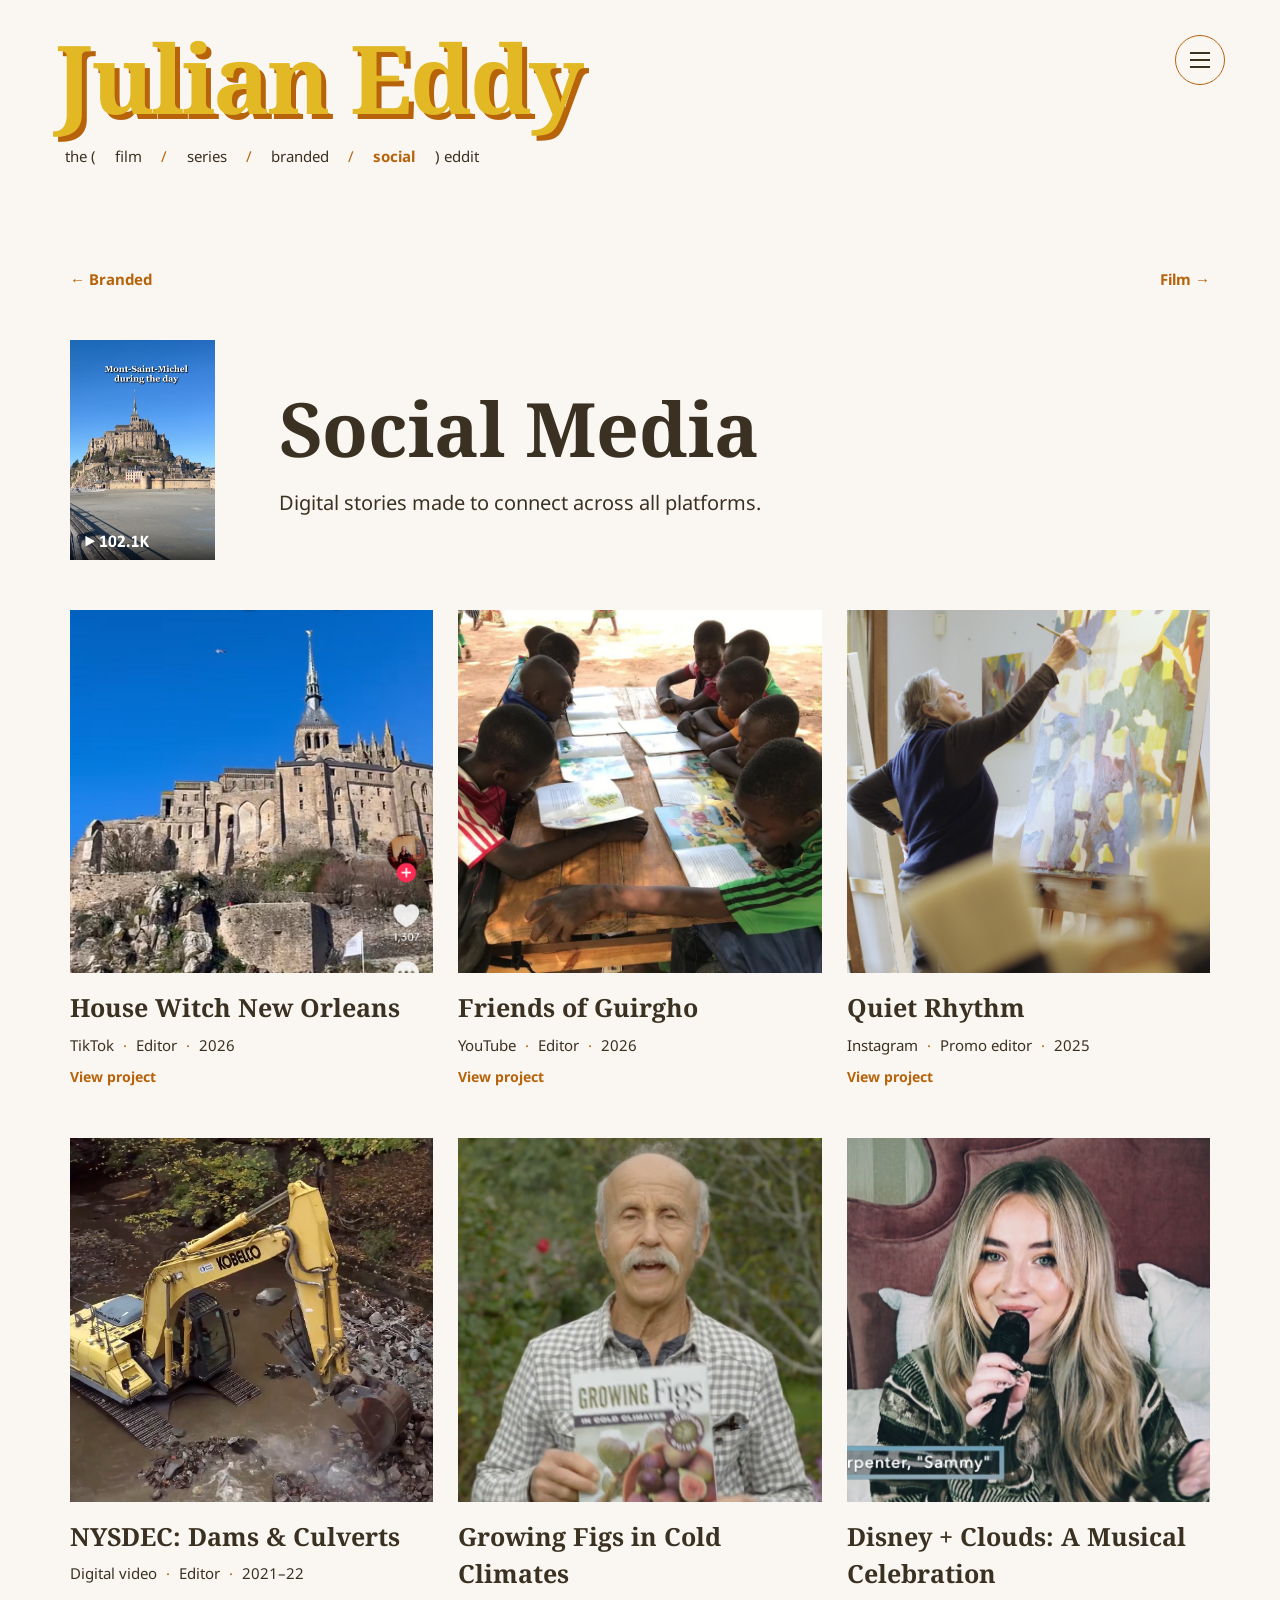
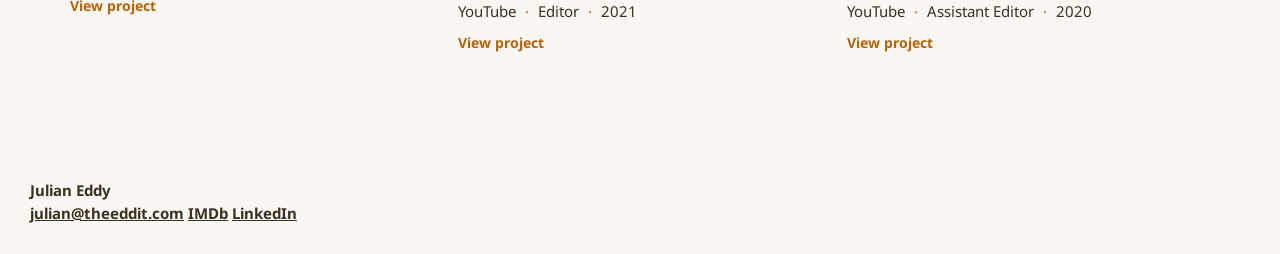
<file: src/social-media.html>
<!DOCTYPE html>
<html lang="en">
<head>
	<meta charset="UTF-8">
	<meta name="viewport" content="width=device-width, initial-scale=1.0">
	<meta name="description" content="Selected social media and digital video editing work by Julian Eddy.">
	<title>Social Media | Julian Eddy</title>
	<link href="https://cdn.jsdelivr.net/npm/bootstrap@5.3.8/dist/css/bootstrap.min.css" rel="stylesheet" integrity="sha384-sRIl4kxILFvY47J16cr9ZwB07vP4J8+LH7qKQnuqkuIAvNWLzeN8tE5YBujZqJLB" crossorigin="anonymous">
	<link rel="stylesheet" href="styles.css">
	<link rel="preconnect" href="https://fonts.googleapis.com">
	<link rel="preconnect" href="https://fonts.gstatic.com" crossorigin>
	<link href="https://fonts.googleapis.com/css2?family=Droid+Sans:wght@400;700&family=Droid+Serif:wght@400;700&display=swap" rel="stylesheet">
</head>
<body class="work-page work-category-page">
	<header class="site-header">
		<a class="site-title" href="../index.html">Julian Eddy</a>
		<nav class="site-nav" aria-label="Main navigation">
			<span class="site-nav-frame">the (</span>
			<a href="film.html">film</a><span class="site-nav-divider">/</span>
			<a href="series.html">series</a><span class="site-nav-divider">/</span>
			<a href="branded.html">branded</a><span class="site-nav-divider">/</span>
			<a href="social-media.html" aria-current="page">social</a>
			<span class="site-nav-frame">) eddit</span>
		</nav>
		<details class="site-menu">
			<summary><span class="site-menu-icon" aria-hidden="true"><span></span><span></span><span></span></span><span class="site-menu-label">Site navigation</span></summary>
			<nav class="site-menu-panel" aria-label="Site navigation">
				<a href="../index.html">Home</a>
				<a href="about%20me.html">About Me</a>
				<a href="contact.html">Contact</a>
			</nav>
		</details>
	</header>
	<main class="work-category-main">
		<nav class="category-pagination" aria-label="Work categories">
			<a href="branded.html" aria-label="Previous category: Branded">&larr; Branded</a>
			<a href="film.html" aria-label="Next category: Film">Film &rarr;</a>
		</nav>
		<header class="category-heading">
			<div class="category-heading-copy">
				<h1>Social Media</h1>
				<p>Digital stories made to connect across all platforms.</p>
			</div>
			<img class="category-poster" src="../images/social poster.png" alt="Social media category poster">
		</header>
		<section class="project-grid" aria-label="Social media projects">
			<article class="project-card">
				<a class="project-card-link" href="https://www.instagram.com/housewitchneworleans/" target="_blank" rel="noopener noreferrer">
					<img class="project-image" src="../images/house-witch-new-orleans.png" alt="House Witch New Orleans">
					<h2>House Witch New Orleans</h2>
					<p>TikTok <span>·</span> Editor <span>·</span> 2026</p>
					<span class="project-link-label">View project</span>
				</a>
			</article>
			<article class="project-card">
				<a class="project-card-link" href="https://www.youtube.com/watch?v=l4-o4rtjPKE" target="_blank" rel="noopener noreferrer">
					<img class="project-image" src="../images/rfiends-of-guirgho.png" alt="Friends of Guirgho">
					<h2>Friends of Guirgho</h2>
					<p>YouTube <span>·</span> Editor <span>·</span> 2026</p>
					<span class="project-link-label">View project</span>
				</a>
			</article>
			<article class="project-card">
				<a class="project-card-link" href="https://www.instagram.com/p/DY2mrRUJqID/" target="_blank" rel="noopener noreferrer">
					<img class="project-image" src="../images/quiet-rhythm.png" alt="Quiet Rhythm">
					<h2>Quiet Rhythm</h2>
					<p>Instagram <span>·</span> Promo editor <span>·</span> 2025</p>
					<span class="project-link-label">View project</span>
				</a>
			</article>
			<article class="project-card">
				<a class="project-card-link" href="https://www.youtube.com/watch?v=eZmvoVE4dAg&t=6s" target="_blank" rel="noopener noreferrer">
					<img class="project-image" src="../images/nysdec.png" alt="NYSDEC Dams &amp; Culverts">
					<h2>NYSDEC: Dams &amp; Culverts</h2>
					<p>Digital video <span>·</span> Editor <span>·</span> 2021–22</p>
					<span class="project-link-label">View project</span>
				</a>
			</article>
			<article class="project-card">
				<a class="project-card-link" href="https://www.youtube.com/watch?v=5YVcXbBL_zs" target="_blank" rel="noopener noreferrer">
					<img class="project-image" src="../images/growing-figs.png" alt="Growing Figs in Cold Climates">
					<h2>Growing Figs in Cold Climates</h2>
					<p>YouTube <span>·</span> Editor <span>·</span> 2021</p>
					<span class="project-link-label">View project</span>
				</a>
			</article>
			<article class="project-card">
				<a class="project-card-link" href="https://www.youtube.com/watch?v=czhPZUb1v4U" target="_blank" rel="noopener noreferrer">
					<img class="project-image" src="../images/disney-plus.png" alt="Disney + Clouds: A Musical Celebration">
					<h2>Disney + Clouds: A Musical Celebration</h2>
					<p>YouTube <span>·</span> Assistant Editor <span>·</span> 2020</p>
					<span class="project-link-label">View project</span>
				</a>
			</article>
		</section>
	</main>
	<footer>
		<div>Julian Eddy</div>
		<a href="mailto:julian@theeddit.com">julian@theeddit.com</a>
		<a href="https://www.imdb.com/name/nm12898570/" target="blank" rel="noopener noreferrer">IMDb</a>
		<a href="https://www.linkedin.com/in/julian-eddy/" target="blank" rel="noopener noreferrer">LinkedIn</a>
	</footer>
	<script src="https://cdn.jsdelivr.net/npm/bootstrap@5.3.8/dist/js/bootstrap.bundle.min.js" integrity="sha384-FKyoEForCGlyvwx9Hj09JcYn3nv7wiPVlz7YYwJrWVcXK/BmnVDxM+D2scQbITxI" crossorigin="anonymous"></script>
</body>
</html>
</file>
<file: src/styles.css>
:root {
	color-scheme: light;
	--color-cream: #faf7f2;
	--color-orange: #b7630b;
	--color-brown: #3b3122;
	--color-yellow: #e2b924;
	--color-blue: #446c9c;
	--font-serif: 'Droid Serif', serif;
	--font-sans: 'Droid Sans', sans-serif;
	font-family: var(--font-sans);
	color: var(--color-brown);
	background: var(--color-cream);
}

* {
	box-sizing: border-box;
}

body {
	margin: 0;
	min-height: 100vh;
	min-height: 100svh;
	display: flex;
	flex-direction: column;
	font-family: var(--font-sans);
}

.site-header {
	width: 100%;
	padding: 30px clamp(25px, 5vw, 55px) 25px;
	display: flex;
	align-items: flex-start;
	flex-direction: column;
	gap: 20px;
	color: var(--color-brown);
}

.site-title {
	color: var(--color-yellow);
	font-family: var(--font-serif);
	font-size: clamp(50px, 10vw, 95px);
	font-weight: 700;
	letter-spacing: -0.025em;
	line-height: 1;
	text-shadow: 5px 5px 0 var(--color-orange);
	text-decoration: none;
}

.site-nav {
	display: flex;
	align-items: center;
	flex-wrap: wrap;
	gap: 10px clamp(10px, 1.5vw, 20px);
	padding-left: 10px;
	font-family: var(--font-sans);
	font-size: 15px;
}

.site-nav a {
	color: var(--color-brown);
	font-family: var(--font-sans);
	text-decoration: none;
}

.site-nav a:hover,
.site-nav a[aria-current="page"] {
	color: var(--color-orange);
	font-weight: 700;
}

.site-nav-divider {
	color: var(--color-orange);
}

.site-nav-frame {
	color: var(--color-brown);
}

.site-menu {
	position: fixed;
	top: clamp(20px, 5vw, 35px);
	right: clamp(25px, 5vw, 55px);
	z-index: 1030;
	font-family: var(--font-sans);
}

.site-menu summary {
	display: grid;
	width: 50px;
	height: 50px;
	place-items: center;
	border: 1px solid var(--color-orange);
	border-radius: 50%;
	background: var(--color-cream);
	color: var(--color-brown);
	cursor: pointer;
	list-style: none;
}

.site-menu summary::-webkit-details-marker {
	display: none;
}

.site-menu summary:focus-visible,
.site-menu-panel a:focus-visible {
	outline: 3px solid var(--color-blue);
	outline-offset: 4px;
}

.site-menu-icon {
	display: grid;
	gap: 5px;
	width: 20px;
}

.site-menu-icon span {
	display: block;
	height: 2px;
	background: currentColor;
	transition: transform 160ms ease, opacity 160ms ease;
}

.site-menu[open] .site-menu-icon span:first-child {
	transform: translateY(7px) rotate(45deg);
}

.site-menu[open] .site-menu-icon span:nth-child(2) {
	opacity: 0;
}

.site-menu[open] .site-menu-icon span:last-child {
	transform: translateY(-7px) rotate(-45deg);
}

.site-menu-label {
	position: absolute;
	width: 1px;
	height: 1px;
	padding: 0;
	margin: -1px;
	overflow: hidden;
	clip: rect(0, 0, 0, 0);
	white-space: nowrap;
	border: 0;
}

.site-menu-panel {
	position: absolute;
	top: calc(100% + 10px);
	right: 0;
	display: grid;
	min-width: 190px;
	gap: 2px;
	padding: 10px;
	border: 1px solid var(--color-orange);
	border-radius: 12px;
	background: var(--color-cream);
	box-shadow: 0 10px 25px rgb(59 49 34 / 16%);
}

.site-menu-panel a {
	padding: 10px 15px;
	border-radius: 10px;
	color: var(--color-brown);
	text-decoration: none;
}

.site-menu-panel a:hover {
	background: var(--color-yellow);
	color: var(--color-brown);
}

footer {
	padding: 30px;
	font-size: 15px;
	font-weight: 700;
	line-height: 1.5;
}

footer a {
	color: inherit;
}

.home-page {
	color: var(--color-brown);
	background: var(--color-cream);
}

.about-page,
.contact-page {
	color: var(--color-brown);
	background: var(--color-cream);
}

.resume-page {
	display: block;
	min-height: 100vh;
	background: var(--color-cream);
	color: var(--color-brown);
	font-family: var(--font-sans);
	font-size: 15px;
}

.resume-content {
	width: min(calc(100% - 50px), 850px);
	margin: 0 auto 50px;
	padding-top: 30px;
	text-align: left;
}

.resume-content section {
	margin-bottom: 30px;
}

.resume-content h1,
.resume-content h2 {
	margin: 0 0 15px;
	font-family: var(--font-sans);
	font-size: 15px;
	font-weight: 700;
	line-height: 1.25;
	text-transform: uppercase;
}

.resume-content p,
.resume-entries {
	margin: 0;
	line-height: 1.25;
}

.resume-entries {
	margin: 0;
	padding-left: 20px;
	text-align: left;
}

.resume-entries li {
	padding-left: 0;
}

.resume-content .resume-detail {
	margin: 0 0 5px 20px;
}

.home-page main {
	flex: 1;
	display: flex;
	flex-direction: column;
	align-items: stretch;
	justify-content: center;
	width: min(calc(100% - 48px), 1140px);
	min-width: 0;
	margin: 0 auto 35px;
}

.video-frame {
	width: 100%;
	aspect-ratio: 16 / 9;
	background: #111;
	box-shadow: 0 10px 25px rgb(0 0 0 / 10%);
}

.video-frame iframe {
	display: block;
	width: 100%;
	height: 100%;
	border: 0;
}

.home-work-links {
	display: grid;
	grid-template-columns: repeat(4, minmax(0, 1fr));
	gap: 15px;
	margin-top: 30px;
}

.home-work-links a {
	display: grid;
	min-height: 50px;
	place-items: center;
	padding: 10px 15px;
	border-radius: 12px;
	background: var(--color-yellow);
	color: var(--color-brown);
	font-family: var(--font-serif);
	font-size: 15px;
	font-weight: 700;
	text-align: center;
	text-decoration: none;
	transition: background-color 160ms ease, color 160ms ease;
}

.home-work-links a:hover {
	background: var(--color-orange);
	color: var(--color-cream);
}

.home-work-links a:focus-visible {
	outline: 3px solid var(--color-blue);
	outline-offset: 5px;
}

.home-contact {
	width: min(100%, 620px);
	margin: 30px auto 0;
}

.home-contact h2 {
	margin: 15px 0 15px;
	font-family: var(--font-serif);
	font-size: 25px;
	font-weight: 400;
}

.home-contact form {
	display: grid;
	gap: 15px;
}

.home-contact input,
.home-contact textarea {
	width: 100%;
	border: 1px solid var(--color-orange);
	border-radius: 15px;
	padding: 10px 15px;
	background: var(--color-cream);
	color: var(--color-brown);
	font-family: var(--font-sans);
	font-size: 15px;
}

.home-contact form input.form-honeypot,
.contact-page form input.form-honeypot {
	display: none !important;
}

.home-contact input {
	height: 40px;
}

.home-contact input::placeholder,
.home-contact textarea::placeholder {
	color: var(--color-brown);
	opacity: 1;
}

.home-contact textarea {
	min-height: 100px;
	resize: vertical;
}

.home-contact button {
	justify-self: start;
	min-width: 115px;
	padding: 15px 20px;
	border: 0;
	border-radius: 10px;
	background: var(--color-orange);
	color: var(--color-cream);
	font: inherit;
	font-family: var(--font-sans);
	font-size: 15px;
	letter-spacing: 2px;
	cursor: pointer;
}

.home-contact button:hover {
	background: var(--color-brown);
}

.home-contact button:disabled,
.contact-page button:disabled {
	cursor: wait;
	opacity: 0.65;
}

.form-status {
	margin: 15px 0 0;
	font-size: 15px;
	line-height: 1.5;
}

.form-status[data-state="sending"] {
	color: var(--color-brown);
}

.form-status[data-state="success"] {
	color: #28643a;
}

.form-status[data-state="error"] {
	color: #9b3028;
}

.contact-page main {
	width: min(calc(100% - 50px), 798px);
	margin: clamp(40px, 5vh, 60px) auto 0;
}

.about-page main {
	width: min(calc(100% - 50px), 1140px);
	margin: clamp(40px, 5vh, 60px) auto;
	flex: 1;
}

.contact-page h1,
.about-page h1 {
	font-family: var(--font-serif);
	font-size: 30px;
	font-weight: 400;
}

.contact-page h1 {
	margin: 0 0 45px;
}

.about-page h1 {
	margin: 0 0 25px;
}

.contact-page p,
.about-page p {
	font-size: 15px;
}

.contact-page p {
	margin: 0 0 20px;
	line-height: 1.5;
}

.about-page p {
	line-height: 1.5;
}

.about-blurb {
	display: grid;
	grid-template-columns: minmax(0, 1fr) minmax(0, 1.5fr);
	grid-template-areas: "photos copy";
	align-items: center;
	gap: clamp(20px, 5vw, 45px);
}

.about-portrait-stack {
	grid-area: photos;
}

.about-portrait {
	display: block;
	width: 100%;
	max-height: 620px;
	aspect-ratio: 4 / 5;
	object-fit: cover;
	object-position: center;
}

.about-cat {
	display: none;
}

.about-copy {
	grid-area: copy;
	padding: clamp(25px, 5vw, 40px) clamp(25px, 5vw, 35px);
	border: 2px solid var(--color-orange);
	border-radius: 20px;
}

.about-page .about-blurb h1 {
	margin: 0 0 clamp(25px, 5vw, 45px);
	font-size: clamp(30px, 5vw, 50px);
	font-weight: 700;
	font-family: var(--font-serif);
	font-style: italic;
	line-height: 1;
	white-space: nowrap;
}

.about-blurb p {
	margin: 0 0 20px;
	font-family: var(--font-sans);
	font-size: clamp(15px, 1.5vw, 20px);
	line-height: 1.5;
}

.about-blurb p:last-child {
	margin-bottom: 0;
}

.work-page {
	background: var(--color-cream);
	color: var(--color-brown);
}

.work-page main {
	flex: 1;
	width: min(calc(100% - 48px), 1140px);
	margin: clamp(40px, 10vh, 75px) auto 65px;
}

.work-category-main {
	padding-bottom: 30px;
}

.category-pagination {
	display: flex;
	justify-content: space-between;
	gap: 20px;
	margin-bottom: clamp(30px, 5vw, 50px);
	font-family: var(--font-sans);
	font-size: 15px;
	font-weight: 700;
}

.category-pagination a {
	color: var(--color-orange);
	text-decoration: none;
}

.category-pagination a:hover {
	color: var(--color-brown);
}

.category-heading {
	display: flex;
	align-items: center;
	justify-content: flex-start;
	gap: clamp(25px, 5vw, 65px);
	margin-bottom: clamp(30px, 5vw, 50px);
}

.category-heading-copy {
	order: 1;
	max-width: 760px;
}

.category-poster {
	display: block;
	flex: 0 0 auto;
	order: 0;
	width: auto;
	height: clamp(150px, 20vw, 220px);
	max-width: 160px;
	object-fit: contain;
	object-position: center;
}

.category-eyebrow {
	margin: 0 0 10px;
	color: var(--color-orange);
	font-family: var(--font-sans);
	font-size: 15px;
	font-weight: 700;
	letter-spacing: 0.15em;
	text-transform: uppercase;
}

.category-heading h1 {
	margin: 0 0 15px;
	font-family: var(--font-serif);
	font-size: clamp(40px, 7vw, 75px);
	font-weight: 700;
}

.category-heading-copy > p:last-child {
	margin: 0;
	font-family: var(--font-sans);
	font-size: clamp(15px, 2vw, 20px);
	line-height: 1.5;
}

.project-grid {
	display: grid;
	grid-template-columns: repeat(3, minmax(0, 1fr));
	gap: clamp(30px, 5vw, 50px) 25px;
}

.project-card {
	min-width: 0;
}

.project-card-link {
	display: block;
	color: inherit;
	text-decoration: none;
}

.project-card-link:hover h2 {
	text-decoration: underline;
	text-decoration-color: var(--color-orange);
}

.project-card-link:focus-visible {
	border-radius: 2px;
	outline: 2px solid var(--color-orange);
	outline-offset: 5px;
}

.project-image-placeholder {
	display: grid;
	width: 100%;
	aspect-ratio: 1;
	place-items: center;
	padding: 15px;
	background: var(--color-yellow);
	color: var(--color-brown);
	font-family: var(--font-sans);
	font-size: 15px;
	text-align: center;
}

.project-image {
	display: block;
	width: 100%;
	aspect-ratio: 1;
	object-fit: cover;
	object-position: center;
}

.project-card h2 {
	margin: 16px 0 7px;
	font-family: var(--font-serif);
	font-size: clamp(20px, 2vw, 25px);
	font-weight: 700;
	line-height: 1.5;
}

.project-card p {
	margin: 0;
	color: var(--color-brown);
	font-family: var(--font-sans);
	font-size: 15px;
	line-height: 1.5;
}

.project-card p span {
	padding: 0 5px;
	color: var(--color-orange);
}

.project-link-label {
	display: inline-block;
	margin-top: 10px;
	color: var(--color-orange);
	font-family: var(--font-sans);
	font-size: 14px;
	font-weight: 700;
}

.work-heading {
	position: relative;
	display: flex;
	align-items: center;
	justify-content: center;
	margin-bottom: 25px;
}

.work-heading h1 {
	margin: 0;
	font-family: var(--font-serif);
	font-size: clamp(30px, 5vw, 40px);
	font-weight: 400;
}

.carousel-controls {
	position: absolute;
	right: 0;
	display: flex;
	gap: 10px;
}

.carousel-button {
	display: grid;
	width: 50px;
	height: 50px;
	place-items: center;
	border: 1px solid var(--color-orange);
	border-radius: 50%;
	background: transparent;
	color: var(--color-brown);
	font: inherit;
	font-family: var(--font-sans);
	font-size: 25px;
	cursor: pointer;
}

.carousel-button:hover {
	background: var(--color-yellow);
}

.carousel-button:focus-visible,
.work-card:focus-visible {
	outline: 3px solid var(--color-blue);
	outline-offset: 5px;
}

.work-carousel {
	position: relative;
	overflow: hidden;
	padding: 15px 0;
}

.work-carousel-track {
	display: grid;
}

.work-slide {
	grid-area: 1 / 1;
	width: 42%;
	place-self: center;
	opacity: 0;
	pointer-events: none;
	transform: translateX(0) scale(.7);
	transition: transform 450ms ease, opacity 450ms ease;
}

.work-slide.is-active,
.work-slide.is-previous,
.work-slide.is-next {
	pointer-events: auto;
}

.work-slide.is-active {
	z-index: 2;
	opacity: 1;
	transform: translateX(0) scale(1);
}

.work-slide.is-previous {
	z-index: 1;
	opacity: .78;
	transform: translateX(-110%) scale(.78);
}

.work-slide.is-next {
	z-index: 1;
	opacity: .78;
	transform: translateX(110%) scale(.78);
}

.work-slide.is-hidden {
	visibility: hidden;
}

.work-card {
	display: block;
	color: inherit;
	text-decoration: none;
}

.work-poster {
	display: block;
	width: 100%;
	height: auto;
	background: var(--color-yellow);
}

.contact-page p.email-intro {
	margin-bottom: 20px;
}

.email-intro a,
.about-page main a {
	color: var(--color-orange);
	font-weight: 700;
}

.email-intro a {
	text-decoration: none;
}

.about-page main a {
	text-decoration: underline;
}

.contact-page form {
	display: grid;
	grid-template-columns: repeat(2, minmax(0, 1fr));
	gap: clamp(15px, 2.5vw, 30px) clamp(15px, 2.5vw, 30px);
}

.contact-page input,
.contact-page textarea {
	width: 100%;
	border: 2px solid var(--color-blue);
	border-radius: 1000px;
	padding: 15px 20px;
	background: var(--color-cream);
	color: var(--color-brown);
	font-family: var(--font-sans);
	font-size: 15px;
}

.contact-page input {
	height: 65px;
}

.contact-page input::placeholder,
.contact-page textarea::placeholder {
	color: var(--color-brown);
	opacity: 1;
}

.contact-page textarea {
	grid-column: 1 / -1;
	min-height: clamp(150px, 25vh, 200px);
	border-radius: 25px;
	resize: vertical;
}

.contact-page input:focus,
.contact-page textarea:focus {
	border-color: var(--color-blue);
	outline: 3px solid rgb(68 108 156 / 20%);
}

.contact-page main {
	padding: clamp(25px, 5vw, 50px);
	border: 2px solid var(--color-blue);
	border-radius: 25px;
}

.contact-page button {
	justify-self: start;
	min-width: 115px;
	padding: 15px 30px;
	border: 0;
	border-radius: 1000px;
	background: var(--color-blue);
	color: var(--color-cream);
	font: inherit;
	font-family: var(--font-sans);
	font-size: 15px;
	letter-spacing: 2px;
	cursor: pointer;
}

.contact-page button:hover {
	background: var(--color-brown);
}

@media (max-width: 760px) {
	.site-header {
		align-items: flex-start;
		flex-direction: column;
		padding: 25px 75px 25px 20px;
	}

	.site-title {
		font-size: clamp(35px, 10vw, 65px);
		text-shadow: 2px 2px 0 var(--color-orange);
	}

	.site-menu {
		top: 25px;
		right: 20px;
	}

	.site-nav {
		flex-wrap: nowrap;
		gap: 4px 5px;
		padding-left: 5px;
		font-size: clamp(10px, 3.4vw, 13px);
		white-space: nowrap;
	}

	.work-page main {
		width: calc(100% - 40px);
		margin-top: 35px;
	}

	.category-heading-copy {
		order: 0;
	}

	.category-poster {
		order: 1;
	}

	.project-grid {
		grid-template-columns: repeat(2, minmax(0, 1fr));
	}

	.home-page main {
		width: calc(100% - 40px);
		margin-bottom: 25px;
	}

	.home-contact {
		margin-top: 25px;
	}

	.home-work-links {
		grid-template-columns: repeat(2, minmax(0, 1fr));
		gap: 10px;
		margin-top: 20px;
	}

	.contact-page main {
		width: calc(100% - 40px);
		margin-top: 35px;
	}

	.contact-page h1 {
		margin-bottom: 30px;
		font-size: 30px;
	}

	.about-page main {
		margin: 40px auto;
	}

	.about-blurb {
		grid-template-columns: minmax(0, 1fr);
		grid-template-areas:
			"portrait"
			"copy"
			"cat";
		gap: 20px;
	}

	.about-portrait-stack {
		display: contents;
	}

	.about-portrait {
		width: 100%;
		max-width: 520px;
		height: auto;
		aspect-ratio: 4 / 5;
		margin: 0 auto;
	}

	.about-portrait-stack .about-portrait:first-child {
		grid-area: portrait;
	}

	.about-cat {
		display: block;
		grid-area: cat;
		justify-self: center;
		aspect-ratio: 1;
	}

	.about-copy {
		padding: 25px;
	}
}

@media (max-width: 560px) {
	.work-heading {
		align-items: center;
	}

	.work-heading h1 {
		font-size: clamp(22px, 6vw, 28px);
	}

	.carousel-controls {
		gap: 6px;
	}

	.carousel-button {
		width: 42px;
		height: 42px;
	}

	.project-grid {
		grid-template-columns: minmax(0, 1fr);
	}

	.category-heading {
		gap: 15px;
	}

	.category-heading-copy {
		min-width: 0;
	}

	.category-heading h1 {
		font-size: clamp(35px, 10vw, 40px);
	}

	.category-poster {
		height: 120px;
		max-width: 80px;
	}

	.work-slide {
		width: 58%;
	}

	.work-slide.is-previous {
		transform: translateX(-100%) scale(.78);
	}

	.work-slide.is-next {
		transform: translateX(100%) scale(.78);
	}

	.contact-page form {
		grid-template-columns: 1fr;
		gap: 15px;
	}

	.contact-page textarea {
		grid-column: auto;
	}
}

@media (max-width: 360px) {
	.work-heading {
		flex-direction: column;
		gap: 10px;
	}

	.carousel-controls {
		position: static;
	}
}

@media (prefers-reduced-motion: reduce) {
	.work-slide {
		transition: none;
	}
}
</file>
